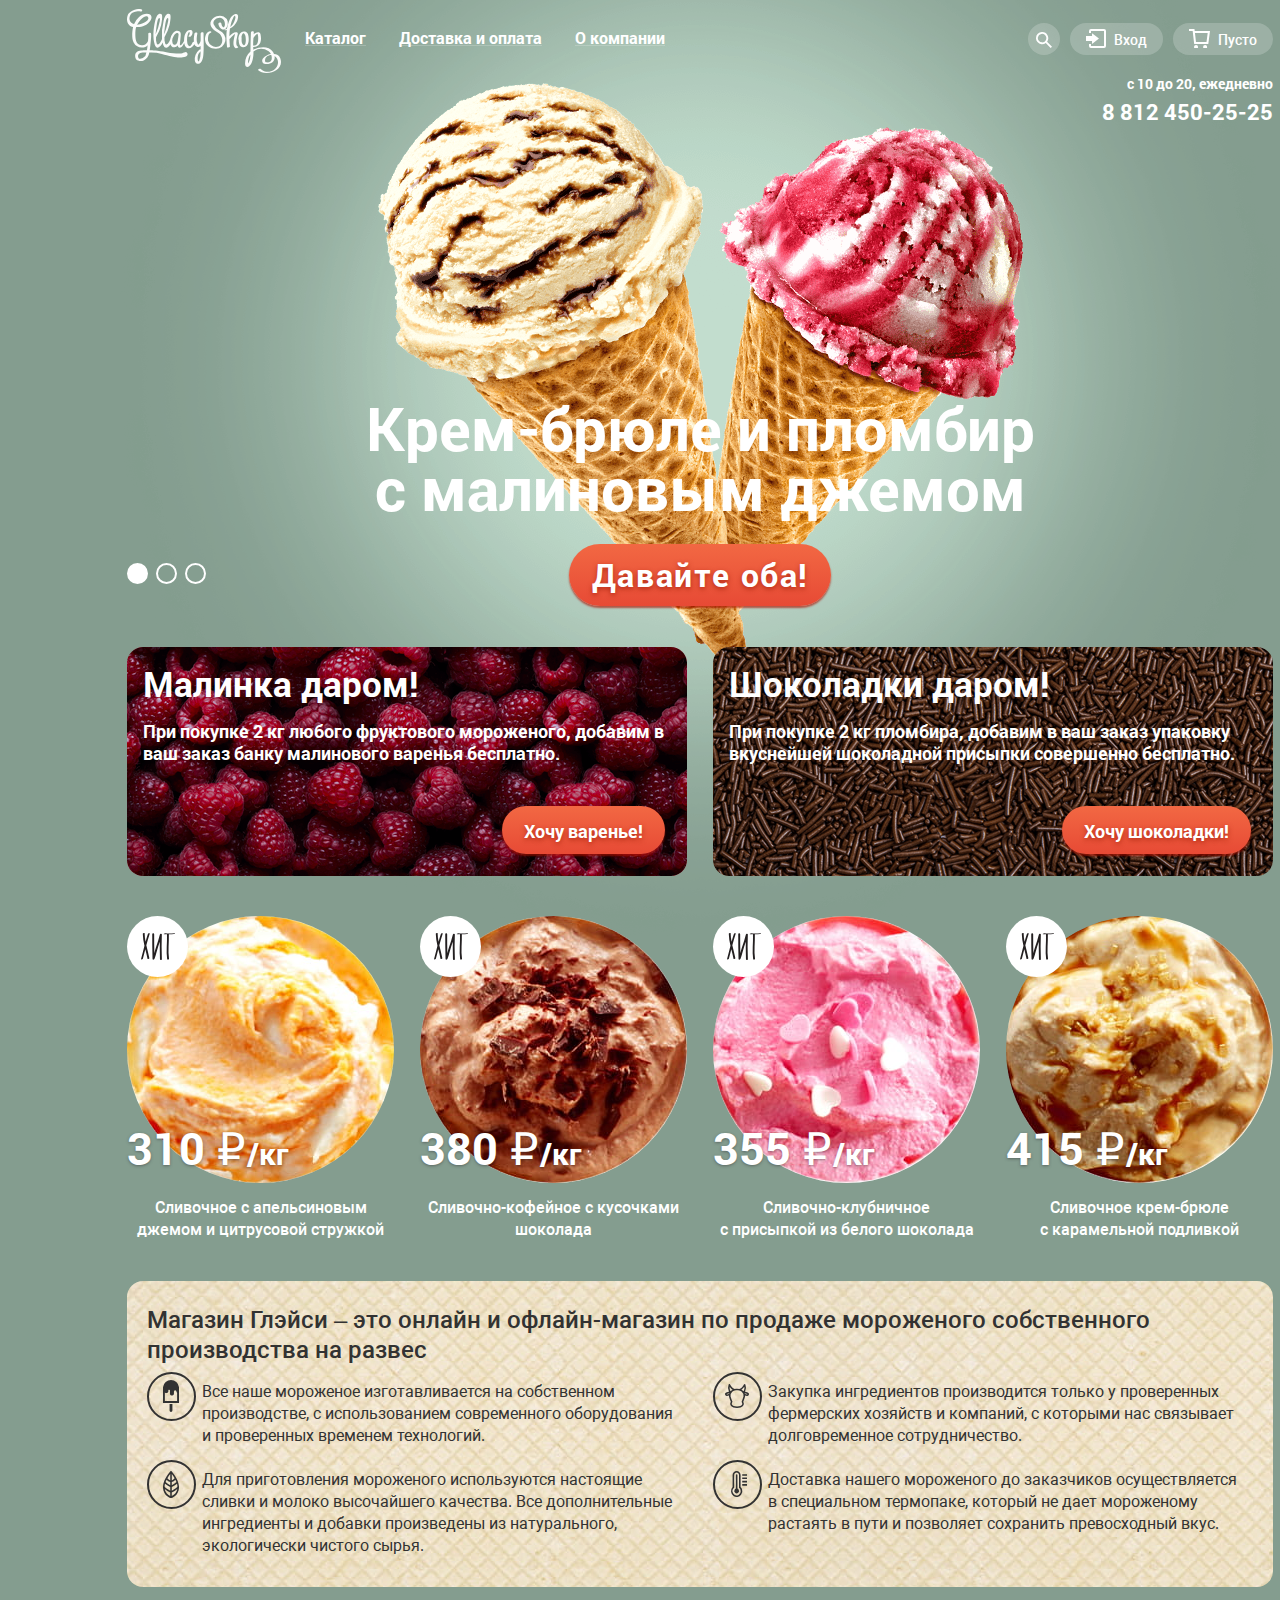
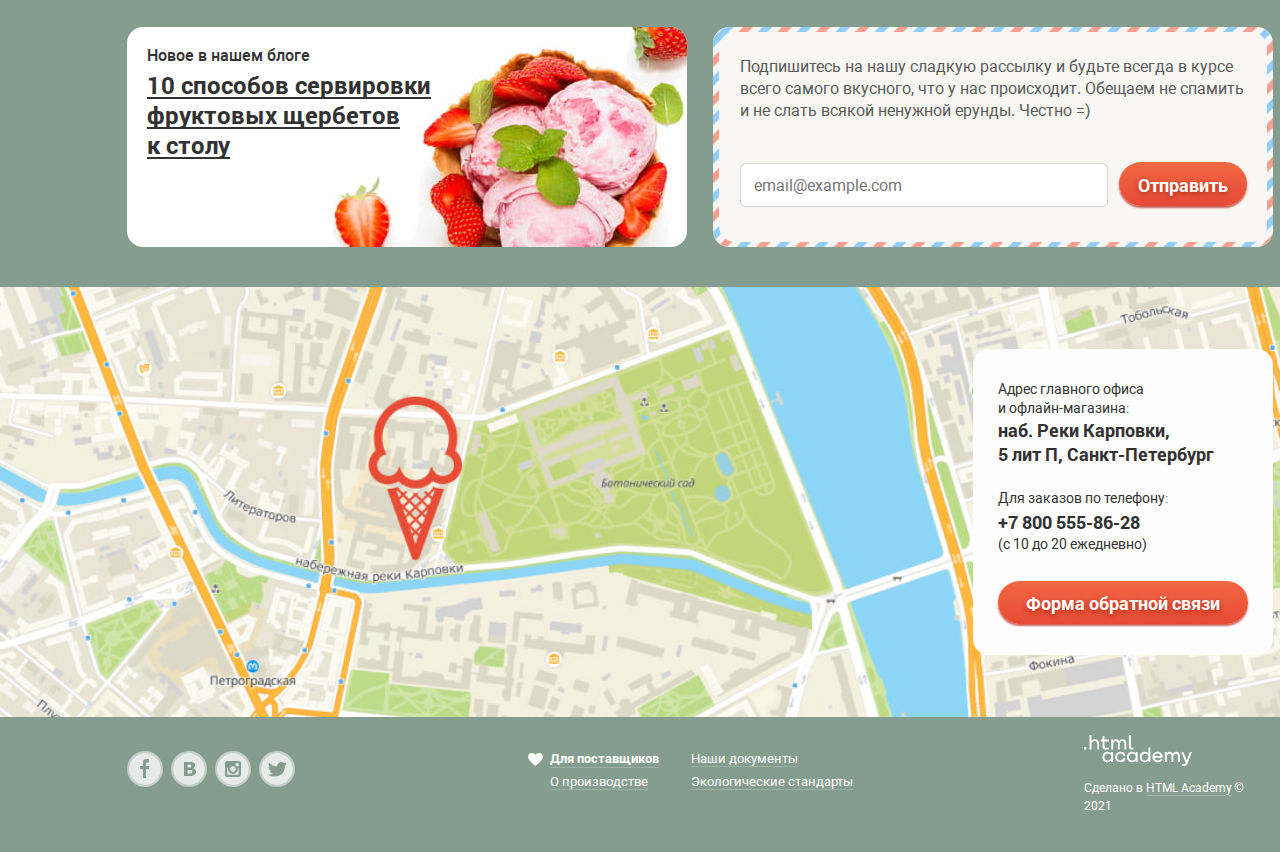
<file: index.html>
<!DOCTYPE html>
<html class="page" lang="ru">
  <head>
    <meta charset="utf-8" />
    <title>HTML Academy: Глейси</title>
    <link rel="icon" href="favicon.ico" />
    <link rel="icon" href="favicon/icon.svg" type="image/svg+xml" />
    <link rel="apple-touch-icon" href="favicon/icon180.png" />
    <link rel="manifest" href="manifest.webmanifest" />
    <link href="normalize.css" rel="stylesheet" />
    <link href="css/style.min.css" rel="stylesheet" />
  </head>

  <body class="page-body">
    <div class="site-wrapper site-wrapper-1">
      <header class="main-header">
        <div class="container">
          <div class="main-header-container">
            <div class="main-header__main-nav-wrapper">
              <img
                class="main-header__logo"
                src="img/icons/logo.svg"
                width="154"
                height="64"
                alt="Магазин мороженого Глэйси"
                aria-label="Магазин мороженого Глэйси"
                tabindex="0"
              />
              <nav class="main-nav">
                <ul class="main-nav__list">
                  <li class="main-nav__list-item nav-item">
                    <a class="nav-item__link" tabindex="0">
                      <span class="nav-item__link-text">Каталог</span>
                    </a>
                    <div class="site-nav-wrapper">
                      <ul class="site-nav__list">
                        <li
                          class="
                            site-nav__list-item site-nav__list-item-special
                          "
                        >
                          <a class="site-nav__list-item-link no-transition" href="#"
                            >Новинки</a
                          >
                        </li>
                        <li class="site-nav__link-item-separator"></li>
                        <li class="site-nav__list-item">
                          <a
                            class="site-nav__list-item-link"
                            href="catalog.html"
                            target="_blank"
                            >Сливочное</a
                          >
                        </li>
                        <li class="site-nav__list-item">
                          <a class="site-nav__list-item-link no-transition" href="#"
                            >Щербеты</a
                          >
                        </li>
                        <li class="site-nav__list-item">
                          <a class="site-nav__list-item-link no-transition" href="#"
                            >Фруктовый лед</a
                          >
                        </li>
                        <li class="site-nav__list-item">
                          <a
                            class="site-nav__list-item-link no-transition"
                            href="#"
                            >Мелорин</a
                          >
                        </li>
                      </ul>
                    </div>
                  </li>
                  <li class="main-nav__list-item nav-item">
                    <a class="nav-item__link no-transition" href="#">
                      <span class="nav-item__link-text">Доставка и оплата</span>
                    </a>
                  </li>
                  <li class="main-nav__list-item nav-item">
                    <a class="nav-item__link no-transition" href="#">
                      <span class="nav-item__link-text">О компании</span>
                    </a>
                  </li>
                </ul>
              </nav>
            </div>
            <div class="main-header__user-nav-wrapper">
              <div class="search-wrapper">
                <a class="main-header__link main-header__link-search" href="#">
                  <span
                    class="visually-hidden"
                    aria-label="Поиск по сайту"
                    role="search"
                    >Поиск</span
                  >
                </a>
                <div class="search">
                  <form
                    class="search-form"
                    action="https://echo.htmlacademy.ru"
                    method="post"
                  >
                    <label class="visually-hidden" for="searching"></label>
                    <input
                      class="search-form__input"
                      type="text"
                      id="searching"
                      name="searching"
                      placeholder="Крем-брюле"
                      aria-label="Напишите, что нужно найти"
                    />
                  </form>
                </div>
              </div>
              <div class="signin-wrapper">
                <a
                  class="main-header__link main-header__link-login"
                  href="#"
                  aria-label="Авторизация на сайте"
                  >Вход</a
                >
                <div class="signin">
                  <form
                    class="signin-form"
                    action="https://echo.htmlacademy.ru"
                    method="post"
                  >
                    <p>
                      <label class="visually-hidden" for="login-email"></label>
                      <input
                        class="signin-form__input"
                        type="email"
                        name="login-email"
                        id="login-email"
                        placeholder="email@example.com"
                        aria-label="Введите свою электронную почту"
                      />
                    </p>
                    <p>
                      <label class="visually-hidden" for="password"></label>
                      <input
                        class="signin-form__input"
                        type="password"
                        name="password"
                        id="password"
                        placeholder="......"
                        aria-label="Введите пароль"
                      />
                    </p>
                    <div class="signin-form-wrapper">
                      <a
                        class="signin-form__button button-link no-transition"
                        href="#"
                      >
                        Войти
                      </a>
                      <div class="signin-form-link-wrapper">
                        <a class="signin-form__link no-transition" href="#">Забыли пароль?</a>
                        <a class="signin-form__link no-transition" href="#"
                          >Новая регистрация</a
                        >
                      </div>
                    </div>
                  </form>
                </div>
              </div>
              <a
                class="main-header__link main-header__link-empty"
                aria-label="Корзина"
                >Пусто</a
              >
            </div>
            <div class="main-header__info-wrapper">
              <span class="main-header__text">с 10 до 20, ежедневно</span>
              <a
                class="main-header__link main-header__link-phone"
                href="tel:+78124502525"
                aria-label="Позвонить в магазин"
                >8 812 450-25-25</a
              >
            </div>
          </div>
        </div>
      </header>

      <main class="page-main">
        <h1 class="visually-hidden">Магазин мороженого Глэйси</h1>

        <section class="advertisement">
          <div class="container">
            <div class="advertisement-wrapper">
              <ol class="advertisement-list">
                <li
                  class="
                    advertisement-list__item advertisement-list__item-current
                  "
                  value="1"
                >
                  <h2 class="advertisement-title">
                    Крем-брюле и пломбир<br>с малиновым джемом
                  </h2>
                  <a
                    class="advertisement-link button-link no-transition"
                    href="#"
                    aria-label="Купить оба товара"
                    >Давайте оба!</a
                  >
                </li>
                <li class="advertisement-list__item" value="2">
                  <h2 class="advertisement-title">
                    Шоколадный пломбир<br>и лимонный сорбет
                  </h2>
                  <a
                    class="advertisement-link button-link no-transition"
                    href="#"
                    aria-label="Купить оба товара"
                    >Давайте оба!</a
                  >
                </li>
                <li class="advertisement-list__item" value="3">
                  <h2 class="advertisement-title">
                    Пломбир с помадкой<br />и клубничный щербет
                  </h2>
                  <a
                    class="advertisement-link button-link no-transition"
                    href="#"
                    aria-label="Купить оба товара"
                    >Давайте оба!</a
                  >
                </li>
              </ol>
              <ul class="advertisement-controls">
                <li class="advertisement-controls__item">
                  <input
                    class="visually-hidden advertisement-controls__item-input"
                    type="radio"
                    name="slider"
                    id="slider1"
                    value="1"
                    checked
                  />
                  <label
                    class="advertisement-controls__item-label"
                    for="slider1"
                    aria-label="Очень вкусное предложение"
                    tabindex="0"
                  ></label>
                </li>
                <li class="advertisement-controls__item">
                  <input
                    class="visually-hidden advertisement-controls__item-input"
                    type="radio"
                    name="slider"
                    id="slider2"
                    value="2"
                  />
                  <label
                    class="advertisement-controls__item-label"
                    for="slider2"
                    aria-label="Еще одно очень вкусное предложение"
                    tabindex="0"
                  ></label>
                </li>
                <li class="advertisement-controls__item">
                  <input
                    class="visually-hidden advertisement-controls__item-input"
                    type="radio"
                    name="slider"
                    id="slider3"
                    value="3"
                  />
                  <label
                    class="advertisement-controls__item-label"
                    for="slider3"
                    aria-label="И, наконец, третье очень вкусное предложение"
                    tabindex="0"
                  ></label>
                </li>
              </ul>
            </div>
          </div>
        </section>

        <section class="banners">
          <div class="container">
            <div class="banner-wrapper">
              <h2 class="visually-hidden">Баннеры</h2>
              <article class="banners-item banners-item-left">
                <h3 class="banners-item__title">Малинка даром!</h3>
                <span class="banners-item__text"
                  >При покупке 2 кг любого фруктового мороженого, добавим в ваш
                  заказ банку малинового варенья бесплатно.</span
                >
                <a
                  class="banners-item__link button-link no-transition"
                  href="#"
                  aria-label="Получить варенье бесплатно"
                  >Хочу варенье!</a
                >
              </article>
              <article class="banners-item banners-item-right">
                <h3 class="banners-item__title">Шоколадки даром!</h3>
                <span class="banners-item__text"
                  >При покупке 2 кг пломбира, добавим в ваш заказ упаковку
                  вкуснейшей шоколадной присыпки совершенно бесплатно.</span
                >
                <a
                  class="banners-item__link button-link no-transition"
                  href="#"
                  aria-label="Получить шоколадки бесплатно"
                  >Хочу шоколадки!</a
                >
              </article>
            </div>
          </div>
        </section>

        <section class="hits">
          <div class="container">
            <h2 class="visually-hidden">Хиты</h2>
            <ul class="hits-list">
              <li
                class="hits-list__item goods-item goods-item--view"
                tabindex="0"
              >
                <img
                  class="goods-item__image"
                  src="img/image-good1.jpg"
                  width="267"
                  height="267"
                  alt="Сливочное мороженое с апельсиновым джемом и цитрусовой стружкой"
                />
                <p class="goods-item__text-group price-group">
                  <span
                    class="price-group__item-cost"
                    aria-label="триста десять"
                    >310</span
                  >
                  <span class="price-group__item-rub" aria-label="рублей"
                    >₽</span
                  >
                  <span class="price-group__item-text" aria-label="за килограм"
                    >/кг</span
                  >
                </p>
                <span class="goods-item__text"
                  >Сливочное с апельсиновым джемом и цитрусовой стружкой</span
                >
                <a
                  class="goods-item__link button-link button-link--view"
                  href="#"
                  tabindex="-1"
                  >Быстрый просмотр</a
                >
              </li>
              <li
                class="hits-list__item goods-item goods-item--view"
                tabindex="0"
              >
                <img
                  class="goods-item__image"
                  src="img/image-good2.jpg"
                  width="267"
                  height="267"
                  alt="Сливочно-кофейное мороженое с кусочками шоколада"
                />
                <p class="goods-item__text-group price-group">
                  <span
                    class="price-group__item-cost"
                    aria-label="триста восемьдесят"
                    >380</span
                  >
                  <span class="price-group__item-rub" aria-label="рублей"
                    >₽</span
                  >
                  <span class="price-group__item-text" aria-label="за килограм"
                    >/кг</span
                  >
                </p>
                <span class="goods-item__text"
                  >Сливочно-кофейное с кусочками шоколада</span
                >
                <a
                  class="goods-item__link button-link button-link--view"
                  href="#"
                  tabindex="-1"
                  >Быстрый просмотр</a
                >
              </li>
              <li
                class="hits-list__item goods-item goods-item--view"
                tabindex="0"
              >
                <img
                  class="goods-item__image"
                  src="img/image-good3.jpg"
                  width="267"
                  height="267"
                  alt="Сливочно-клубничное мороженое с присыпкой из белого шоколада"
                />
                <p class="goods-item__text-group price-group">
                  <span
                    class="price-group__item-cost"
                    aria-label="триста пятьдесят пять"
                    >355</span
                  >
                  <span class="price-group__item-rub" aria-label="рублей"
                    >₽</span
                  >
                  <span class="price-group__item-text" aria-label="за килограм"
                    >/кг</span
                  >
                </p>
                <span class="goods-item__text"
                  >Сливочно-клубничное<br />с присыпкой из белого шоколада</span
                >
                <a
                  class="goods-item__link button-link button-link--view"
                  href="#"
                  tabindex="-1"
                  >Быстрый просмотр</a
                >
              </li>
              <li
                class="hits-list__item goods-item goods-item--view"
                tabindex="0"
              >
                <img
                  class="goods-item__image"
                  src="img/image-good4.jpg"
                  width="267"
                  height="267"
                  alt="Сливочное крем-брюле мороженое с карамельной подливкой"
                />
                <p class="goods-item__text-group price-group">
                  <span
                    class="price-group__item-cost"
                    aria-label="четыреста пятнадцать"
                    >415</span
                  >
                  <span class="price-group__item-rub" aria-label="рублей"
                    >₽</span
                  >
                  <span class="price-group__item-text" aria-label="за килограм"
                    >/кг</span
                  >
                </p>
                <span class="goods-item__text"
                  >Сливочное крем-брюле<br />с карамельной подливкой</span
                >
                <a
                  class="goods-item__link button-link button-link--view"
                  href="#"
                  tabindex="-1"
                  >Быстрый просмотр</a
                >
              </li>
            </ul>
          </div>
        </section>

        <div class="container">
          <section class="features">
            <h2 class="visually-hidden">Премущества</h2>
            <p class="features-title">
              Магазин Глэйси – это онлайн и офлайн-магазин по продаже мороженого
              собственного производства на развес
            </p>
            <ul class="features-list">
              <li class="features-list__item">
                Все наше мороженое изготавливается на собственном производстве,
                с использованием современного оборудования и проверенных
                временем технологий.
              </li>
              <li class="features-list__item">
                Закупка ингредиентов производится только у проверенных
                фермерских хозяйств и компаний, с которыми нас связывает
                долговременное сотрудничество.
              </li>
              <li class="features-list__item">
                Для приготовления мороженого используются настоящие сливки и
                молоко высочайшего качества. Все дополнительные ингредиенты и
                добавки произведены из натурального, экологически чистого сырья.
              </li>
              <li class="features-list__item">
                Доставка нашего мороженого до заказчиков осуществляется в
                специальном термопаке, который не дает мороженому растаять в
                пути и позволяет сохранить превосходный вкус.
              </li>
            </ul>
          </section>

          <div class="news-subscription-wrapper">
            <section class="news">
              <h2 class="news-title">Новое в нашем блоге</h2>
              <a class="news-link no-transition" href="#"
                >10 способов сервировки фруктовых щербетов<br />к столу</a
              >
            </section>

            <section class="subscription">
              <div class="subscription-wrapper">
                <h2 class="visually-hidden">Подписка</h2>
                <span class="subscription-text"
                  >Подпишитесь на нашу сладкую рассылку и будьте всегда в курсе
                  всего самого вкусного, что у нас происходит. Обещаем не
                  спамить и не слать всякой ненужной ерунды. Честно =)</span
                >
                <form
                  class="subscription-form"
                  action="https://echo.htmlacademy.ru"
                  method="post"
                >
                  <label class="subscription-form__label visually-hidden"
                    >Электронная почта</label
                  >
                  <input
                    class="subscription-form__input"
                    type="email"
                    name="email"
                    placeholder="email@example.com"
                    aria-label="Введите свою электронную почту"
                  />
                  <button
                    class="subscription-form__button button-link"
                    type="submit"
                    value="Подписаться на рассылку"
                  >
                    Отправить
                  </button>
                </form>
              </div>
            </section>
          </div>
        </div>

        <section class="contacts">
          <h2 class="visually-hidden">Как до нас добраться?</h2>
          <iframe
            class="contacts-map"
            src="https://www.google.com/maps/embed?pb=!1m18!1m12!1m3!1d998.4184814381256!2d30.317946946033633!3d59.968027878641564!2m3!1f0!2f0!3f0!3m2!1i1024!2i768!4f13.1!3m3!1m2!1s0x4696312ccbf790e9%3A0x5dd4e565854c541d!2z0JPQu9C10LnRgdC4!5e0!3m2!1sru!2sru!4v1625558535407!5m2!1sru!2sru"
            width="600"
            height="450"
            style="border: 0"
            allowfullscreen=""
            loading="lazy"
          ></iframe>
          <div class="container">
            <div class="contacts-wrapper">
              <h2 class="visually-hidden">Контакты</h2>
              <div class="contacts-info">
                <span class="contacts-info__text">Адрес главного офиса</span>
                <span class="contacts-info__text">и офлайн-магазина:</span>
                <address class="contacts-info__address">
                  наб. Реки Карповки,<br />5 лит П, Санкт-Петербург
                </address>
                <span class="contacts-info__text"
                  >Для заказов по телефону:</span
                >
                <a
                  class="contacts-info__link-phone"
                  href="tel:+78005558628"
                  aria-label="Позвонить в магазин"
                  >+7 800 555-86-28</a
                >
                <span class="contacts-info__text">(с 10 до 20 ежедневно)</span>
                <a
                  class="contacts-info__link-submit button-link no-transition" href="#"
                >
                  Форма обратной связи
                </a>
              </div>
            </div>
          </div>
          <section class="feedback">
            <form
              class="feedback-form"
              action="https://echo.htmlacademy.ru"
              method="post"
            >
              <button
                class="feedback-form__button-close"
                type="button"
              >Закрыть окно</button>
              <h2 class="feedback-form__title">Мы обязательно вам ответим!</h2>
              <p class="feedback-wrapper">
                <label class="visually-hidden" for="name-client"></label>
                <input
                  class="feedback-form__input"
                  type="text"
                  name="name-client"
                  id="name-client"
                  placeholder="Имя Фамилия"
                  aria-label="Введите свои имя и фамилию"
                />
              </p>
              <p class="feedback-wrapper">
                <label class="visually-hidden" for="email-client"></label>
                <input
                  class="feedback-form__input"
                  type="text"
                  name="email-client"
                  id="email-client"
                  placeholder="email@example.com"
                  aria-label="Введите свою электронную почту"
                />
              </p>
              <p class="feedback-wrapper">
                <label class="visually-hidden" for="client-text"></label>
                <textarea
                  class="feedback-form__textarea"
                  name="client-text"
                  id="client-text"
                  placeholder="В свободной форме"
                  aria-label="Задайте ваш вопрос или опишите свой случай"
                ></textarea>
              </p>
              <button class="feedback-form__button button-link" type="submit">
                Отправить
              </button>
            </form>
          </section>
        </section>
      </main>

      <footer class="main-footer">
        <div class="container">
          <div class="footer-wrapper">
            <section class="social-links">
              <h2 class="visually-hidden">Наши социальные сети</h2>
              <ul class="social-links__list">
                <li class="social-links__list-item social-list">
                  <a
                    class="social-list__link"
                    href="https://www.facebook.com/htmlacademy"
                    target="_blank"
                    aria-label="Перейти в Фейсбук"
                  >
                    <svg
                      class="social-list__link-svg"
                      width="36"
                      height="36"
                      fill="none"
                      xmlns="http://www.w3.org/2000/svg"
                    >
                      <path
                        d="M18 35a17 17 0 100-34 17 17 0 000 34z"
                        stroke="#fff"
                        stroke-width="2"
                      />
                      <path
                        d="M18 2a16 16 0 100 32 16 16 0 000-32zm4.06 9.45H19v3.45h3v3.44h-3V27h-3v-8.66h-3V14.9h3v-3.45A3.25 3.25 0 0119 8h3v3.45h.06z"
                        fill="#fff"
                      />
                    </svg>
                  </a>
                </li>
                <li class="social-links__list-item social-list">
                  <a
                    class="social-list__link"
                    href="https://vk.com/htmlacademy"
                    target="_blank"
                    aria-label="Перейти во Вконтакте"
                  >
                    <svg
                      class="social-list__link-svg"
                      width="36"
                      height="36"
                      fill="none"
                      xmlns="http://www.w3.org/2000/svg"
                    >
                      <path
                        d="M18 35a17 17 0 100-34 17 17 0 000 34z"
                        stroke="#fff"
                        stroke-width="2"
                      />
                      <path
                        d="M18.64 16.49c.33 0 .65-.06.95-.18.27-.1.5-.3.64-.56a2 2 0 00.15-.8c0-.24-.07-.48-.18-.7a1.05 1.05 0 00-.61-.51 3 3 0 00-1-.17h-2v3h.57c.59-.05 1.08-.06 1.48-.08zM20.12 19.08c-.37-.07-.74-.1-1.12-.08h-2.39v3.5h2.45c.42 0 .83-.09 1.21-.25.32-.11.6-.33.77-.62.15-.28.22-.59.22-.9.02-.35-.08-.7-.26-1a1.6 1.6 0 00-.88-.65z"
                        fill="#fff"
                      />
                      <path
                        d="M18 2a16 16 0 100 32 16 16 0 000-32zm6.6 20.53a3.7 3.7 0 01-1.12 1.33c-.55.41-1.17.71-1.83.88-.82.2-1.67.29-2.51.27H13V11h5.45c.83-.01 1.66.02 2.48.11.54.08 1.07.25 1.56.5.5.24.91.62 1.19 1.09.27.47.4 1 .39 1.55.01.64-.18 1.27-.54 1.8-.38.54-.92.95-1.53 1.2v.07a4 4 0 012.18 1.13c.55.62.84 1.43.8 2.26.02.63-.1 1.25-.38 1.82z"
                        fill="#fff"
                      />
                    </svg>
                  </a>
                </li>
                <li class="social-links__list-item social-list">
                  <a
                    class="social-list__link"
                    href="https://www.instagram.com/htmlacademy/"
                    target="_blank"
                    aria-label="Перейти в Инстаграм"
                  >
                    <svg
                      class="social-list__link-svg"
                      width="36"
                      height="36"
                      fill="none"
                      xmlns="http://www.w3.org/2000/svg"
                    >
                      <path
                        d="M18 35a17 17 0 100-34 17 17 0 000 34z"
                        stroke="#fff"
                        stroke-width="2"
                      />
                      <g fill="#fff">
                        <path
                          d="M22.92 18a4.96 4.96 0 11-9.78-1.14h-.9v6.84h11.4v-6.84h-.9c.1.37.16.75.18 1.14z"
                        />
                        <path
                          d="M18 20.66a2.66 2.66 0 10-.04-5.32 2.66 2.66 0 00.04 5.32zM23.68 12.3h-3.04v3.04h3.04V12.3z"
                        />
                        <path
                          d="M18 2a16 16 0 100 32 16 16 0 000-32zm8 21.7a2.28 2.28 0 01-2.32 2.3h-11.4A2.29 2.29 0 0110 23.7V12.3a2.29 2.29 0 012.28-2.3h11.39A2.3 2.3 0 0126 12.3v11.4z"
                        />
                      </g>
                    </svg>
                  </a>
                </li>
                <li class="social-links__list-item social-list">
                  <a
                    class="social-list__link"
                    href="https://twitter.com/htmlacademy_ru"
                    target="_blank"
                    aria-label="Перейти в Твиттер"
                  >
                    <svg
                      class="social-list__link-svg"
                      width="36"
                      height="36"
                      fill="none"
                      xmlns="http://www.w3.org/2000/svg"
                    >
                      <path
                        d="M18 35a17 17 0 100-34 17 17 0 000 34z"
                        stroke="#fff"
                        stroke-width="2"
                      />
                      <path
                        d="M18 2a16 16 0 100 32 16 16 0 000-32zm7.94 12.81c-.25 6.52-3.46 10.83-11 10.7h-.48c-.45 0-4.55-.44-5.35-1.82a7.32 7.32 0 005.12-1.14c-1.05-.29-2.92-.46-3.25-2.85.41.16.86.2 1.3.12C11 19 9.53 18.3 9.61 16.17c.42.32.93.48 1.46.46-.77-.23-2.15-3.24-1-4.78 2 1.79 4.07 3.48 7.8 3.64.23-2.21 1.24-3.7 3.17-4.32A3.61 3.61 0 0125 12.31c.74-.23 1.45-.47 2.19-.69a2.21 2.21 0 01-.93 1.71 1.77 1.77 0 001.42-.47 2.9 2.9 0 01-1.74 1.95z"
                        fill="#fff"
                      />
                    </svg>
                  </a>
                </li>
              </ul>
            </section>

            <section class="footer-nav">
              <h2 class="visually-hidden">Меню</h2>
              <ul class="footer-nav__list">
                <li class="footer-nav__list-item footer-list">
                  <a
                    class="footer-list__link footer-list__link-current no-transition"
                    href="#"
                    >Для поставщиков</a
                  >
                </li>
                <li class="footer-nav__list-item footer-list">
                  <a class="footer-list__link no-transition" href="#">Наши документы</a>
                </li>
                <li class="footer-nav__list-item footer-list">
                  <a class="footer-list__link no-transition" href="#">О производстве</a>
                </li>
                <li class="footer-nav__list-item footer-list">
                  <a class="footer-list__link no-transition" href="#"
                    >Экологические стандарты</a
                  >
                </li>
              </ul>
            </section>

            <section class="devs">
              <h2 class="visually-hidden">Разработчики</h2>
              <a
                class="devs-link"
                href="https://htmlacademy.ru/intensive/htmlcss"
                target="_blank"
                aria-label="Перейти на сайт HTML-Академии"
              >
                <svg
                  class="devs-link-image"
                  width="108"
                  height="31"
                  fill="none"
                  xmlns="http://www.w3.org/2000/svg"
                >
                  <path
                    d="M0 12.1v2.42h2.3V12.1H0zM10.94 4.25a4.2 4.2 0 00-3.4 1.64h-.07V0H5.56v14.52h1.9V9.54c0-2 1.25-3.43 3.08-3.43 1.72 0 2.73 1.29 2.73 3.02v5.39h1.9V8.79c0-2.76-1.7-4.54-4.23-4.54zM25 4.54h-4.52V1h-1.9v3.53h-1.81v1.85h1.8v5.63c0 1.6.9 2.5 2.53 2.5H25v-1.88h-3.52c-.64 0-1-.36-1-.99V6.4H25V4.54zM38.62 4.27c-1.53 0-2.7.75-3.33 1.94h-.06a3.38 3.38 0 00-3.15-1.94c-1.33 0-2.33.71-2.94 1.7h-.08V4.54h-1.82v9.98h1.9V9.39c0-1.87.99-3.24 2.47-3.28 1.4-.04 2.23.97 2.23 2.48v5.93h1.9V9.23c0-2.23 1.33-3.12 2.48-3.12 1.38 0 2.2.97 2.2 2.48v5.93h1.91V8.39c0-2.42-1.36-4.12-3.71-4.12zM44.92 11.94c0 1.63.92 2.58 2.63 2.58h1.88v-1.86h-1.6c-.65 0-1-.36-1-.99V0h-1.91v11.94zM27.15 18.5h-.08c-.75-1-1.96-1.7-3.56-1.72-2.96-.04-5.07 2.15-5.07 5.23 0 3.11 2.15 5.3 5.05 5.26a4.25 4.25 0 003.58-1.83h.08v1.54h1.89v-9.92h-1.9v1.45zm-3.38 6.92a3.29 3.29 0 01-3.42-3.4c0-1.89 1.33-3.41 3.42-3.41a3.27 3.27 0 013.36 3.4c0 1.87-1.33 3.41-3.36 3.41zM41.52 20.67a4.97 4.97 0 00-5.07-3.89 5.08 5.08 0 00-5.27 5.23 5.1 5.1 0 005.27 5.26 5 5 0 005.07-3.95h-2a3.11 3.11 0 01-3.05 2.12 3.3 3.3 0 01-3.38-3.43c0-1.88 1.33-3.4 3.38-3.4 1.53 0 2.66.9 3.06 2.06h1.99zM51.73 18.5h-.08c-.74-1-1.95-1.7-3.56-1.72-2.95-.04-5.07 2.15-5.07 5.23 0 3.11 2.16 5.3 5.05 5.26a4.25 4.25 0 003.58-1.83h.08v1.54h1.9v-9.92h-1.9v1.45zm-3.38 6.92a3.29 3.29 0 01-3.42-3.4c0-1.89 1.33-3.41 3.42-3.41a3.27 3.27 0 013.36 3.4c0 1.87-1.33 3.41-3.36 3.41zM64.47 18.6h-.08c-.74-1.06-1.99-1.8-3.57-1.82-2.9-.04-5.05 2.15-5.05 5.25s2.1 5.28 5.07 5.24a4.34 4.34 0 003.53-1.73h.1v1.44h1.9V12.55h-1.9v6.06zm-3.37 6.84a3.29 3.29 0 01-3.42-3.4c0-1.89 1.33-3.41 3.42-3.41a3.29 3.29 0 013.35 3.4c0 1.89-1.32 3.41-3.35 3.41zM73.56 16.78a5.06 5.06 0 00-5.15 5.25 5.03 5.03 0 005.2 5.24c2.32 0 4.2-1.27 4.86-3.37h-2c-.43.94-1.5 1.54-2.79 1.54-1.8 0-3.1-1.2-3.24-2.74h8.23c.26-3.31-1.81-5.92-5.1-5.92zm-.04 1.83c1.59 0 2.78.98 3.08 2.4h-6.11a2.99 2.99 0 013.03-2.4zM92.22 16.8c-1.53 0-2.7.74-3.34 1.93h-.06a3.38 3.38 0 00-3.15-1.93c-1.33 0-2.34.7-2.94 1.69h-.08v-1.43h-1.83v9.92h1.91V21.9c0-1.86.99-3.22 2.47-3.26 1.41-.04 2.24.96 2.24 2.46V27h1.9v-5.26c0-2.22 1.33-3.1 2.48-3.1 1.39 0 2.21.96 2.21 2.46V27h1.91v-6.1c0-2.4-1.37-4.09-3.72-4.09zM102.78 25.4l-3.42-8.34h-2.11l4.54 10.87-.02.04c-.32.82-.68 1.12-1.56 1.12h-2.36v1.9h2.36c1.73 0 2.65-.78 3.3-2.46l4.38-11.47h-1.95l-3.16 8.34z"
                  />
                </svg>
              </a>
              <p class="devs-text">
                Сделано в
                <a
                  class="devs-special-text"
                  href="https://htmlacademy.ru/intensive/htmlcss"
                  target="_blank"
                  >HTML Academy</a
                >
                © 2021
              </p>
            </section>
          </div>
        </div>
      </footer>
    </div>
    <script src="js/script.min.js"></script>
    <script src="js/forms.min.js"></script>
  </body>
</html>
</file>
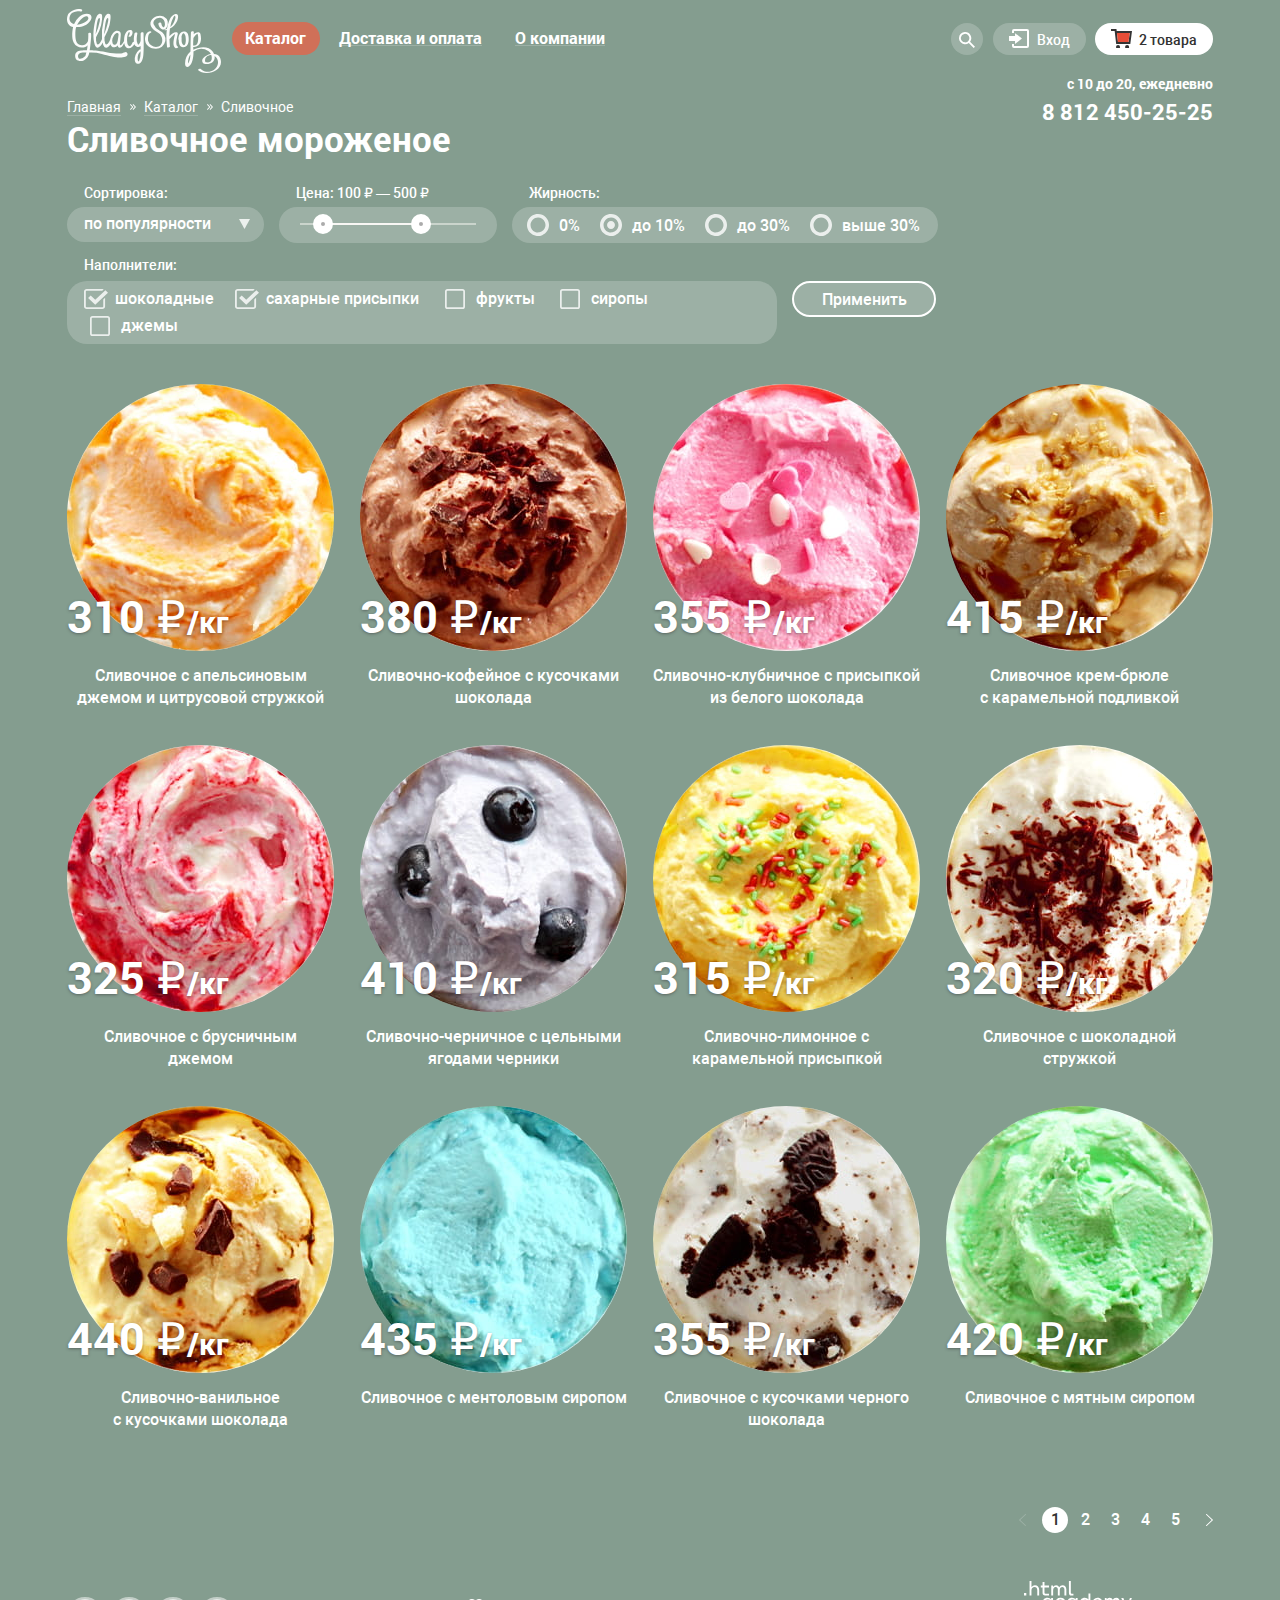
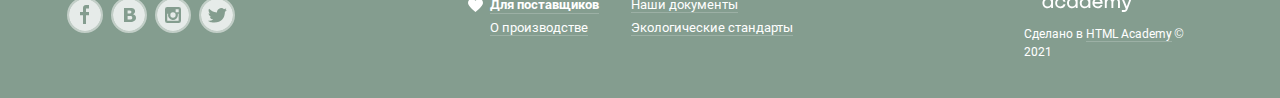
<file: catalog.html>
<!DOCTYPE html>
<html class="page" lang="ru">
  <head>
    <meta charset="utf-8" />
    <title>HTML Academy: Глейси - каталог товаров</title>
    <link rel="icon" href="favicon.ico" />
    <link rel="icon" href="favicon/icon.svg" type="image/svg+xml" />
    <link rel="apple-touch-icon" href="favicon/icon180.png" />
    <link rel="manifest" href="manifest.webmanifest" />
    <link href="normalize.css" rel="stylesheet" />
    <link href="css/style.min.css" rel="stylesheet" />
  </head>

  <body class="page-body catalog-body">
    <header class="main-header">
      <div class="container main-header-container-catalog">
        <div class="main-header__main-nav-wrapper">
          <a class="main-header__logo-link" href="index.html" target="_blank">
            <img
              class="main-header__logo"
              src="img/icons/logo.svg"
              width="154"
              height="64"
              alt="Магазин мороженого Глэйси"
              aria-label="Магазин мороженого Глэйси"
            />
          </a>
          <nav class="main-nav">
            <ul class="main-nav__list">
              <li class="main-nav__list-item nav-item">
                <a class="nav-item__link-current" tabindex="0"
                  ><span class="nav-item__link-text">Каталог</span></a
                >
                <div class="site-nav-wrapper">
                  <ul class="site-nav__list">
                    <li class="site-nav__list-item site-nav__list-item-special">
                      <a class="site-nav__list-item-link no-transition" href="#">Новинки</a>
                    </li>
                    <li class="site-nav__link-item-separator"></li>
                    <li class="site-nav__list-item">
                      <a class="site-nav__list-item-link" href="catalog.html"
                        >Сливочное</a
                      >
                    </li>
                    <li class="site-nav__list-item">
                      <a class="site-nav__list-item-link no-transition" href="#">Щербеты</a>
                    </li>
                    <li class="site-nav__list-item">
                      <a class="site-nav__list-item-link no-transition" href="#"
                        >Фруктовый лед</a
                      >
                    </li>
                    <li class="site-nav__list-item">
                      <a
                        class="site-nav__list-item-link no-transition"
                        href="#"
                        >Мелорин</a
                      >
                    </li>
                  </ul>
                </div>
              </li>
              <li class="main-nav__list-item nav-item">
                <a class="nav-item__link no-transition" href="#"
                  ><span class="nav-item__link-text">Доставка и оплата</span></a
                >
              </li>
              <li class="main-nav__list-item nav-item">
                <a class="nav-item__link no-transition" href="#"
                  ><span class="nav-item__link-text">О компании</span></a
                >
              </li>
            </ul>
          </nav>
        </div>
        <div class="main-header__user-nav-wrapper">
          <div class="search-wrapper">
            <a class="main-header__link main-header__link-search" href="#">
              <span class="visually-hidden" aria-label="Поиск по сайту"
                >Поиск</span
              >
            </a>
            <div class="search">
              <form
                class="search-form"
                action="https://echo.htmlacademy.ru"
                method="post"
              >
                <label class="visually-hidden" for="searching"></label>
                <input
                  class="search-form__input"
                  type="text"
                  id="searching"
                  name="searching"
                  placeholder="Крем-брюле"
                />
              </form>
            </div>
          </div>
          <div class="signin-wrapper">
            <a
              class="main-header__link main-header__link-login"
              href="#"
              aria-label="Авторизация на сайте"
              >Вход</a
            >
            <div class="signin">
              <form
                class="signin-form"
                action="https://echo.htmlacademy.ru"
                method="post"
              >
                <p>
                  <label class="visually-hidden" for="login-email"></label>
                  <input
                    class="signin-form__input"
                    type="email"
                    name="login-email"
                    id="login-email"
                    placeholder="email@example.com"
                  />
                </p>
                <p>
                  <label class="visually-hidden" for="password"></label>
                  <input
                    class="signin-form__input"
                    type="password"
                    name="password"
                    id="password"
                    placeholder="......"
                  />
                </p>
                <div class="signin-form-wrapper">
                  <a class="signin-form__button button-link no-transition" href=#>Войти</a>
                  <div class="signin-form-link-wrapper">
                    <a class="signin-form__link no-transition" href="#">Забыли пароль?</a>
                    <a class="signin-form__link no-transition" href="#">Новая регистрация</a>
                  </div>
                </div>
              </form>
            </div>
          </div>
          <div class="cart-wrapper">
            <a class="main-header__link main-header__link-full" href="#"
              >2 товара</a
            >
            <section class="cart">
              <h2 class="visually-hidden">Корзина</h2>
              <table class="cart-table">
                <caption class="visually-hidden">
                  Товары в корзине
                </caption>
                <tr class="cart-table__row-first">
                  <td class="cart-table__cell cart-table__cell-delete">
                    <a
                      class="cart-table__button no-transition"
                      href="#"
                      aria-label="Удалить товар"
                    ></a>
                  </td>
                  <td
                    class="
                      cart-table__cell
                      cart-table__cell-text
                      cart-table__cell-text--first
                    "
                  >
                    Пломбир с апельсиновым джемом
                  </td>
                  <td class="cart-table__cell cart-table__cell-price">
                    1,5 кг x <span class="cart-good-price">200 руб.</span>
                  </td>
                  <td class="cart-table__cell cart-table__cell-cost">
                    300 руб.
                  </td>
                </tr>
                <tr class="cart-table__row-last">
                  <td class="cart-table__cell cart-table__cell-delete">
                    <a
                      class="cart-table__button no-transition"
                      href="#"
                      aria-label="Удалить товар"
                    ></a>
                  </td>
                  <td
                    class="
                      cart-table__cell
                      cart-table__cell-text
                      cart-table__cell-text--second
                    "
                  >
                    Клубничный пломбир с присыпкой из белого шоколада
                  </td>
                  <td class="cart-table__cell cart-table__cell-price">
                    1,5 кг x <span class="cart-good-price">300 руб.</span>
                  </td>
                  <td class="cart-table__cell cart-table__cell-cost">
                    450 руб.
                  </td>
                </tr>
              </table>
              <div class="cart-result">
                <span class="cart-result__text">Итого: </span>
                <span class="cart-result__text cart-result__sum">750 руб.</span>
              </div>
              <a class="cart-link button-link no-transition" href="#">Оформить заказ</a>
            </section>
          </div>
        </div>
        <div class="main-header__info-wrapper">
          <span class="main-header__text">с 10 до 20, ежедневно</span>
          <a
            class="main-header__link main-header__link-phone"
            href="tel:+78124502525"
            >8 812 450-25-25</a
          >
        </div>

        <ul class="breadcrumbs-list">
          <li class="breadcrumbs-list__item">
            <a
              class="breadcrumbs-list__item-link"
              href="index.html"
              target="_blank"
              >Главная</a
            >
          </li>
          <li class="breadcrumbs-list__item">
            <a class="breadcrumbs-list__item-link" href="catalog.html"
              >Каталог</a
            >
          </li>
          <li class="breadcrumbs-list__item">
            <a class="breadcrumbs-list__item-link" href="catalog.html"
              >Сливочное</a
            >
          </li>
        </ul>
      </div>
    </header>

    <main>
      <div class="container">
        <h1 class="main-title">Сливочное мороженое</h1>

        <section class="filters">
          <h2 class="visually-hidden">Фильтр товаров</h2>
          <form
            class="filters-form"
            action="https://echo.htmlacademy.ru"
            method="get"
          >
            <div class="filters-form__wrapper">
              <fieldset class="filters-form__fieldset">
                <legend class="filters-form__legend">Сортировка:</legend>
                <div class="filters-form__select-wrapper" tabindex="-1">
                  <label class="visually-hidden" for="sorting">Фильтр товаров</label>
                  <select class="filters-form__select" name="sorting" id="sorting">
                    <option value="popular">По популярности</option>
                    <option value="cheap">Сначала недорогие</option>
                    <option value="expensive">Сначала дорогие</option>
                    <option value="fat">По жирности</option>
                  </select>
                </div>
              </fieldset>

              <fieldset class="filters-form__fieldset">
                <legend class="filters-form__legend">
                  Цена: <span>100 ₽</span> &mdash; <span>500 ₽</span>
                </legend>
                <div class="filters-form__slider price-slider">
                  <div class="price-slider__general-line"></div>
                  <div class="price-slider__active-line"></div>
                  <button
                    class="price-slider__button price-slider__button-left"
                    type="button"
                    tabindex="0"
                  >Цена от</button>
                  <button
                    class="price-slider__button price-slider__button-right"
                    type="button"
                    tabindex="0"
                  >Цена до</button>
                </div>
              </fieldset>

              <fieldset class="filters-form__fieldset">
                <legend class="filters-form__legend">Жирность:</legend>
                <ul class="filters-form__list">
                  <li class="filters-form__list-item filters-item fat-item">
                    <input
                      class="visually-hidden fat-item__input"
                      type="radio"
                      name="fat-content"
                      value="min-fat-content"
                      id="min-fat-content"
                      tabindex="0"
                    />
                    <label
                      class="filters-item__label fat-item__label"
                      for="min-fat-content"
                      >0%</label
                    >
                  </li>
                  <li class="filters-form__list-item filters-item fat-item">
                    <input
                      class="visually-hidden fat-item__input"
                      type="radio"
                      name="fat-content"
                      value="first-fat-content"
                      id="first-fat-content"
                      checked
                    />
                    <label
                      class="filters-item__label fat-item__label"
                      for="first-fat-content"
                      >до 10%</label
                    >
                  </li>
                  <li class="filters-form__list-item filters-item fat-item">
                    <input
                      class="visually-hidden fat-item__input"
                      type="radio"
                      name="fat-content"
                      value="second-fat-content"
                      id="second-fat-content"
                    />
                    <label
                      class="filters-item__label fat-item__label"
                      for="second-fat-content"
                      >до 30%</label
                    >
                  </li>
                  <li class="filters-form__list-item filters-item fat-item">
                    <input
                      class="visually-hidden fat-item__input"
                      type="radio"
                      name="fat-content"
                      value="max-fat-content"
                      id="max-fat-content"
                    />
                    <label
                      class="filters-item__label fat-item__label"
                      for="max-fat-content"
                      >выше 30%</label
                    >
                  </li>
                </ul>
              </fieldset>
            </div>

            <div class="filters-form__wrapper">
              <fieldset class="filters-form__fieldset">
                <legend class="filters-form__legend filters-form__legend-last">
                  Наполнители:
                </legend>
                <ul class="filters-form__list filters-form__list-last">
                  <li
                    class="filters-form__list-item filters-item toppings-item"
                  >
                    <input
                      class="visually-hidden toppings-item__input"
                      type="checkbox"
                      name="toppings"
                      value="chocolate"
                      id="chocolate"
                      checked
                    />
                    <label
                      class="filters-item__label toppings-item__label"
                      for="chocolate"
                      >Шоколадные</label
                    >
                  </li>
                  <li
                    class="filters-form__list-item filters-item toppings-item"
                  >
                    <input
                      class="visually-hidden toppings-item__input"
                      type="checkbox"
                      name="toppings"
                      value="sprinkles"
                      id="sprinkles"
                      checked
                    />
                    <label
                      class="filters-item__label toppings-item__label"
                      for="sprinkles"
                      >Сахарные присыпки</label
                    >
                  </li>
                  <li
                    class="filters-form__list-item filters-item toppings-item"
                  >
                    <input
                      class="visually-hidden toppings-item__input"
                      type="checkbox"
                      name="toppings"
                      value="fruits"
                      id="fruits"
                    />
                    <label
                      class="filters-item__label toppings-item__label"
                      for="fruits"
                      >Фрукты</label
                    >
                  </li>
                  <li
                    class="filters-form__list-item filters-item toppings-item"
                  >
                    <input
                      class="visually-hidden toppings-item__input"
                      type="checkbox"
                      name="toppings"
                      value="syrups"
                      id="syrups"
                    />
                    <label
                      class="filters-item__label toppings-item__label"
                      for="syrups"
                      >Сиропы</label
                    >
                  </li>
                  <li
                    class="filters-form__list-item filters-item toppings-item"
                  >
                    <input
                      class="visually-hidden toppings-item__input"
                      type="checkbox"
                      name="toppings"
                      value="jams"
                      id="jams"
                    />
                    <label
                      class="filters-item__label toppings-item__label"
                      for="jams"
                      >Джемы</label
                    >
                  </li>
                </ul>
              </fieldset>

              <button class="filters-form__button" type="submit">
                Применить
              </button>
            </div>
          </form>

          <ul class="catalog-list">
            <li
              class="catalog-list__item catalog-item catalog-item--view"
              tabindex="0"
            >
              <img
                class="catalog-item__image"
                src="img/image-good1.jpg"
                width="267"
                height="267"
                alt="Сливочное мороженое с апельсиновым джемом и цитрусовой стружкой"
              />
              <p class="catalog-item__text-group price-group">
                <span class="price-group__item-cost" aria-label="триста десять"
                  >310</span
                >
                <span class="price-group__item-rub" aria-label="рублей">₽</span>
                <span class="price-group__item-text" aria-label="за килограм"
                  >/кг</span
                >
              </p>
              <span class="catalog-item__text"
                >Сливочное с апельсиновым джемом и цитрусовой стружкой</span
              >
              <a
                class="catalog-item__link button-link button-link--view"
                href="#"
                tabindex="-1"
                >Быстрый просмотр</a
              >
            </li>
            <li
              class="catalog-list__item catalog-item catalog-item--view"
              tabindex="0"
            >
              <img
                class="catalog-item__image"
                src="img/image-good2.jpg"
                width="267"
                height="267"
                alt="Сливочно-кофейное мороженое с кусочками шоколада"
              />
              <p class="catalog-item__text-group price-group">
                <span
                  class="price-group__item-cost"
                  aria-label="триста восемьдесят"
                  >380</span
                >
                <span class="price-group__item-rub" aria-label="рублей">₽</span>
                <span class="price-group__item-text" aria-label="за килограм"
                  >/кг</span
                >
              </p>
              <span class="catalog-item__text"
                >Сливочно-кофейное с кусочками шоколада</span
              >
              <a
                class="catalog-item__link button-link button-link--view"
                href="#"
                tabindex="-1"
                >Быстрый просмотр</a
              >
            </li>
            <li
              class="catalog-list__item catalog-item catalog-item--view"
              tabindex="0"
            >
              <img
                class="catalog-item__image"
                src="img/image-good3.jpg"
                width="267"
                height="267"
                alt="Сливочно-клубничное мороженое с присыпкой из белого шоколада"
              />
              <p class="catalog-item__text-group price-group">
                <span
                  class="price-group__item-cost"
                  aria-label="триста пятьдесят пять"
                  >355</span
                >
                <span class="price-group__item-rub" aria-label="рублей">₽</span>
                <span class="price-group__item-text" aria-label="за килограм"
                  >/кг</span
                >
              </p>
              <span class="catalog-item__text"
                >Сливочно-клубничное с присыпкой из белого шоколада</span
              >
              <a
                class="catalog-item__link button-link button-link--view"
                href="#"
                tabindex="-1"
                >Быстрый просмотр</a
              >
            </li>
            <li
              class="catalog-list__item catalog-item catalog-item--view"
              tabindex="0"
            >
              <img
                class="catalog-item__image"
                src="img/image-good4.jpg"
                width="267"
                height="267"
                alt="Сливочное мороженое крем-брюле с карамельной подливкой"
              />
              <p class="catalog-item__text-group price-group">
                <span
                  class="price-group__item-cost"
                  aria-label="четыреста пятнадцать"
                  >415</span
                >
                <span class="price-group__item-rub" aria-label="рублей">₽</span>
                <span class="price-group__item-text" aria-label="за килограм"
                  >/кг</span
                >
              </p>
              <span class="catalog-item__text"
                >Сливочное крем-брюле<br />с карамельной подливкой</span
              >
              <a
                class="catalog-item__link button-link button-link--view"
                href="#"
                tabindex="-1"
                >Быстрый просмотр</a
              >
            </li>
            <li
              class="catalog-list__item catalog-item catalog-item--view"
              tabindex="0"
            >
              <img
                class="catalog-item__image"
                src="img/image-good5.jpg"
                width="267"
                height="267"
                alt="Сливочное мороженое с брусничным джемом"
              />
              <p class="catalog-item__text-group price-group">
                <span
                  class="price-group__item-cost"
                  aria-label="триста двадцать пять"
                  >325</span
                >
                <span class="price-group__item-rub" aria-label="рублей">₽</span>
                <span class="price-group__item-text" aria-label="за килограм"
                  >/кг</span
                >
              </p>
              <span class="catalog-item__text"
                >Сливочное с брусничным<br />джемом</span
              >
              <a
                class="catalog-item__link button-link button-link--view"
                href="#"
                tabindex="-1"
                >Быстрый просмотр</a
              >
            </li>
            <li
              class="catalog-list__item catalog-item catalog-item--view"
              tabindex="0"
            >
              <img
                class="catalog-item__image"
                src="img/image-good6.jpg"
                width="267"
                height="267"
                alt="Сливочно-черничное мороженое с цельными ягодами черники"
              />
              <p class="catalog-item__text-group price-group">
                <span
                  class="price-group__item-cost"
                  aria-label="четыреста десять"
                  >410</span
                >
                <span class="price-group__item-rub" aria-label="рублей">₽</span>
                <span class="price-group__item-text" aria-label="за килограм"
                  >/кг</span
                >
              </p>
              <span class="catalog-item__text"
                >Сливочно-черничное с цельными ягодами черники</span
              >
              <a
                class="catalog-item__link button-link button-link--view"
                href="#"
                tabindex="-1"
                >Быстрый просмотр</a
              >
            </li>
            <li
              class="catalog-list__item catalog-item catalog-item--view"
              tabindex="0"
            >
              <img
                class="catalog-item__image"
                src="img/image-good7.jpg"
                width="267"
                height="267"
                alt="Сливочно-лимонное мороженое с карамельной присыпкой"
              />
              <p class="catalog-item__text-group price-group">
                <span
                  class="price-group__item-cost"
                  aria-label="триста пятнадцать"
                  >315</span
                >
                <span class="price-group__item-rub" aria-label="рублей">₽</span>
                <span class="price-group__item-text" aria-label="за килограм"
                  >/кг</span
                >
              </p>
              <span class="catalog-item__text"
                >Сливочно-лимонное с карамельной присыпкой</span
              >
              <a
                class="catalog-item__link button-link button-link--view"
                href="#"
                tabindex="-1"
                >Быстрый просмотр</a
              >
            </li>
            <li
              class="catalog-list__item catalog-item catalog-item--view"
              tabindex="0"
            >
              <img
                class="catalog-item__image"
                src="img/image-good8.jpg"
                width="267"
                height="267"
                alt="Сливочное мороженое с шоколадной стружкой"
              />
              <p class="catalog-item__text-group price-group">
                <span
                  class="price-group__item-cost"
                  aria-label="триста двадцать"
                  >320</span
                >
                <span class="price-group__item-rub" aria-label="рублей">₽</span>
                <span class="price-group__item-text" aria-label="за килограм"
                  >/кг</span
                >
              </p>
              <span class="catalog-item__text"
                >Сливочное с шоколадной стружкой</span
              >
              <a
                class="catalog-item__link button-link button-link--view"
                href="#"
                tabindex="-1"
                >Быстрый просмотр</a
              >
            </li>
            <li
              class="catalog-list__item catalog-item catalog-item--view"
              tabindex="0"
            >
              <img
                class="catalog-item__image"
                src="img/image-good9.jpg"
                width="267"
                height="267"
                alt="Сливочно-ванильное мороженое с кусочками шоколада"
              />
              <p class="catalog-item__text-group price-group">
                <span
                  class="price-group__item-cost"
                  aria-label="четыреста сорок"
                  >440</span
                >
                <span class="price-group__item-rub" aria-label="рублей">₽</span>
                <span class="price-group__item-text" aria-label="за килограм"
                  >/кг</span
                >
              </p>
              <span class="catalog-item__text"
                >Сливочно-ванильное<br />с кусочками шоколада</span
              >
              <a
                class="catalog-item__link button-link button-link--view"
                href="#"
                tabindex="-1"
                >Быстрый просмотр</a
              >
            </li>
            <li
              class="catalog-list__item catalog-item catalog-item--view"
              tabindex="0"
            >
              <img
                class="catalog-item__image"
                src="img/image-good10.jpg"
                width="267"
                height="267"
                alt="Сливочноe мороженое с ментоловым сиропом"
              />
              <p class="catalog-item__text-group price-group">
                <span
                  class="price-group__item-cost"
                  aria-label="четыреста тридцать пять"
                  >435</span
                >
                <span class="price-group__item-rub" aria-label="рублей">₽</span>
                <span class="price-group__item-text" aria-label="за килограм"
                  >/кг</span
                >
              </p>
              <span class="catalog-item__text"
                >Сливочноe с ментоловым сиропом</span
              >
              <a
                class="catalog-item__link button-link button-link--view"
                href="#"
                tabindex="-1"
                >Быстрый просмотр</a
              >
            </li>
            <li
              class="catalog-list__item catalog-item catalog-item--view"
              tabindex="0"
            >
              <img
                class="catalog-item__image"
                src="img/image-good11.jpg"
                width="267"
                height="267"
                alt="Сливочное мороженое с кусочками черного шоколада"
              />
              <p class="catalog-item__text-group price-group">
                <span
                  class="price-group__item-cost"
                  aria-label="триста пятьдесят пять"
                  >355</span
                >
                <span class="price-group__item-rub" aria-label="рублей">₽</span>
                <span class="price-group__item-text" aria-label="за килограм"
                  >/кг</span
                >
              </p>
              <span class="catalog-item__text"
                >Сливочное с кусочками черного шоколада</span
              >
              <a
                class="catalog-item__link button-link button-link--view"
                href="#"
                tabindex="-1"
                >Быстрый просмотр</a
              >
            </li>
            <li
              class="catalog-list__item catalog-item catalog-item--view"
              tabindex="0"
            >
              <img
                class="catalog-item__image"
                src="img/image-good12.jpg"
                width="267"
                height="267"
                alt="Сливочное мороженое с мятным сиропом"
              />
              <p class="catalog-item__text-group price-group">
                <span
                  class="price-group__item-cost"
                  aria-label="четыреста двадцать"
                  >420</span
                >
                <span class="price-group__item-rub" aria-label="рублей">₽</span>
                <span class="price-group__item-text" aria-label="за килограм"
                  >/кг</span
                >
              </p>
              <span class="catalog-item__text">Сливочное с мятным сиропом</span>
              <a
                class="catalog-item__link button-link button-link--view"
                href="#"
                tabindex="-1"
                >Быстрый просмотр</a
              >
            </li>
          </ul>
          <div class="pagination">
            <a class="pagination-button pagination-button-left"
              aria-label="Предыдущая страница">
            </a>
            <ul class="pagination-list">
              <li class="pagination-list__item">
                <a
                  class="
                    pagination-list__item-link pagination-list__item-link-active"
                  aria-label="Первая страница">
                  1
                </a>
              </li>
              <li class="pagination-list__item">
                <a class="pagination-list__item-link no-transition" href="#" aria-label="Вторая страница">2</a>
              </li>
              <li class="pagination-list__item">
                <a class="pagination-list__item-link no-transition" href="#" aria-label="Третья страница">3</a>
              </li>
              <li class="pagination-list__item">
                <a class="pagination-list__item-link no-transition" href="#" aria-label="Четвертая страница">4</a>
              </li>
              <li class="pagination-list__item">
                <a class="pagination-list__item-link no-transition" href="#" aria-label="Пятая страница">5</a>
              </li>
            </ul>
            <a class="pagination-button pagination-button-right no-transition" href="#"
              aria-label="Следующая страница">
            </a>
          </div>
        </section>
      </div>
    </main>

    <footer class="main-footer">
      <div class="container">
        <div class="footer-wrapper">
          <section class="social-links">
            <h2 class="visually-hidden">Наши социальные сети</h2>
            <ul class="social-links__list">
              <li class="social-links__list-item social-list">
                <a
                  class="social-list__link"
                  href="https://www.facebook.com/htmlacademy"
                  target="_blank"
                  aria-label="Перейти в Фейсбук"
                >
                  <svg
                    class="social-list__link-svg"
                    width="36"
                    height="36"
                    fill="none"
                    xmlns="http://www.w3.org/2000/svg"
                  >
                    <path
                      d="M18 35a17 17 0 100-34 17 17 0 000 34z"
                      stroke="#fff"
                      stroke-width="2"
                    />
                    <path
                      d="M18 2a16 16 0 100 32 16 16 0 000-32zm4.06 9.45H19v3.45h3v3.44h-3V27h-3v-8.66h-3V14.9h3v-3.45A3.25 3.25 0 0119 8h3v3.45h.06z"
                      fill="#fff"
                    />
                  </svg>
                </a>
              </li>
              <li class="social-links__list-item social-list">
                <a
                  class="social-list__link"
                  href="https://vk.com/htmlacademy"
                  target="_blank"
                  aria-label="Перейти во Вконтакте"
                >
                  <svg
                    class="social-list__link-svg"
                    width="36"
                    height="36"
                    fill="none"
                    xmlns="http://www.w3.org/2000/svg"
                  >
                    <path
                      d="M18 35a17 17 0 100-34 17 17 0 000 34z"
                      stroke="#fff"
                      stroke-width="2"
                    />
                    <path
                      d="M18.64 16.49c.33 0 .65-.06.95-.18.27-.1.5-.3.64-.56a2 2 0 00.15-.8c0-.24-.07-.48-.18-.7a1.05 1.05 0 00-.61-.51 3 3 0 00-1-.17h-2v3h.57c.59-.05 1.08-.06 1.48-.08zM20.12 19.08c-.37-.07-.74-.1-1.12-.08h-2.39v3.5h2.45c.42 0 .83-.09 1.21-.25.32-.11.6-.33.77-.62.15-.28.22-.59.22-.9.02-.35-.08-.7-.26-1a1.6 1.6 0 00-.88-.65z"
                      fill="#fff"
                    />
                    <path
                      d="M18 2a16 16 0 100 32 16 16 0 000-32zm6.6 20.53a3.7 3.7 0 01-1.12 1.33c-.55.41-1.17.71-1.83.88-.82.2-1.67.29-2.51.27H13V11h5.45c.83-.01 1.66.02 2.48.11.54.08 1.07.25 1.56.5.5.24.91.62 1.19 1.09.27.47.4 1 .39 1.55.01.64-.18 1.27-.54 1.8-.38.54-.92.95-1.53 1.2v.07a4 4 0 012.18 1.13c.55.62.84 1.43.8 2.26.02.63-.1 1.25-.38 1.82z"
                      fill="#fff"
                    />
                  </svg>
                </a>
              </li>
              <li class="social-links__list-item social-list">
                <a
                  class="social-list__link"
                  href="https://www.instagram.com/htmlacademy/"
                  target="_blank"
                  aria-label="Перейти в Инстаграм"
                >
                  <svg
                    class="social-list__link-svg"
                    width="36"
                    height="36"
                    fill="none"
                    xmlns="http://www.w3.org/2000/svg"
                  >
                    <path
                      d="M18 35a17 17 0 100-34 17 17 0 000 34z"
                      stroke="#fff"
                      stroke-width="2"
                    />
                    <g fill="#fff">
                      <path
                        d="M22.92 18a4.96 4.96 0 11-9.78-1.14h-.9v6.84h11.4v-6.84h-.9c.1.37.16.75.18 1.14z"
                      />
                      <path
                        d="M18 20.66a2.66 2.66 0 10-.04-5.32 2.66 2.66 0 00.04 5.32zM23.68 12.3h-3.04v3.04h3.04V12.3z"
                      />
                      <path
                        d="M18 2a16 16 0 100 32 16 16 0 000-32zm8 21.7a2.28 2.28 0 01-2.32 2.3h-11.4A2.29 2.29 0 0110 23.7V12.3a2.29 2.29 0 012.28-2.3h11.39A2.3 2.3 0 0126 12.3v11.4z"
                      />
                    </g>
                  </svg>
                </a>
              </li>
              <li class="social-links__list-item social-list">
                <a
                  class="social-list__link"
                  href="https://twitter.com/htmlacademy_ru"
                  target="_blank"
                  aria-label="Перейти в Твиттер"
                >
                  <svg
                    class="social-list__link-svg"
                    width="36"
                    height="36"
                    fill="none"
                    xmlns="http://www.w3.org/2000/svg"
                  >
                    <path
                      d="M18 35a17 17 0 100-34 17 17 0 000 34z"
                      stroke="#fff"
                      stroke-width="2"
                    />
                    <path
                      d="M18 2a16 16 0 100 32 16 16 0 000-32zm7.94 12.81c-.25 6.52-3.46 10.83-11 10.7h-.48c-.45 0-4.55-.44-5.35-1.82a7.32 7.32 0 005.12-1.14c-1.05-.29-2.92-.46-3.25-2.85.41.16.86.2 1.3.12C11 19 9.53 18.3 9.61 16.17c.42.32.93.48 1.46.46-.77-.23-2.15-3.24-1-4.78 2 1.79 4.07 3.48 7.8 3.64.23-2.21 1.24-3.7 3.17-4.32A3.61 3.61 0 0125 12.31c.74-.23 1.45-.47 2.19-.69a2.21 2.21 0 01-.93 1.71 1.77 1.77 0 001.42-.47 2.9 2.9 0 01-1.74 1.95z"
                      fill="#fff"
                    />
                  </svg>
                </a>
              </li>
            </ul>
          </section>

          <section class="footer-nav">
            <h2 class="visually-hidden">Меню</h2>
            <ul class="footer-nav__list">
              <li class="footer-nav__list-item footer-list">
                <a class="footer-list__link footer-list__link-current no-transition" href="#"
                  >Для поставщиков</a
                >
              </li>
              <li class="footer-nav__list-item footer-list">
                <a class="footer-list__link no-transition" href="#">Наши документы</a>
              </li>
              <li class="footer-nav__list-item footer-list">
                <a class="footer-list__link no-transition" href="#">О производстве</a>
              </li>
              <li class="footer-nav__list-item footer-list">
                <a class="footer-list__link no-transition" href="#"
                  >Экологические стандарты</a
                >
              </li>
            </ul>
          </section>

          <section class="devs">
            <h2 class="visually-hidden">Разработчики</h2>
            <a
              class="devs-link"
              href="https://htmlacademy.ru/intensive/htmlcss"
              target="_blank"
            >
              <svg
                class="devs-link-image"
                width="108"
                height="31"
                fill="none"
                xmlns="http://www.w3.org/2000/svg"
              >
                <path
                  d="M0 12.1v2.42h2.3V12.1H0zM10.94 4.25a4.2 4.2 0 00-3.4 1.64h-.07V0H5.56v14.52h1.9V9.54c0-2 1.25-3.43 3.08-3.43 1.72 0 2.73 1.29 2.73 3.02v5.39h1.9V8.79c0-2.76-1.7-4.54-4.23-4.54zM25 4.54h-4.52V1h-1.9v3.53h-1.81v1.85h1.8v5.63c0 1.6.9 2.5 2.53 2.5H25v-1.88h-3.52c-.64 0-1-.36-1-.99V6.4H25V4.54zM38.62 4.27c-1.53 0-2.7.75-3.33 1.94h-.06a3.38 3.38 0 00-3.15-1.94c-1.33 0-2.33.71-2.94 1.7h-.08V4.54h-1.82v9.98h1.9V9.39c0-1.87.99-3.24 2.47-3.28 1.4-.04 2.23.97 2.23 2.48v5.93h1.9V9.23c0-2.23 1.33-3.12 2.48-3.12 1.38 0 2.2.97 2.2 2.48v5.93h1.91V8.39c0-2.42-1.36-4.12-3.71-4.12zM44.92 11.94c0 1.63.92 2.58 2.63 2.58h1.88v-1.86h-1.6c-.65 0-1-.36-1-.99V0h-1.91v11.94zM27.15 18.5h-.08c-.75-1-1.96-1.7-3.56-1.72-2.96-.04-5.07 2.15-5.07 5.23 0 3.11 2.15 5.3 5.05 5.26a4.25 4.25 0 003.58-1.83h.08v1.54h1.89v-9.92h-1.9v1.45zm-3.38 6.92a3.29 3.29 0 01-3.42-3.4c0-1.89 1.33-3.41 3.42-3.41a3.27 3.27 0 013.36 3.4c0 1.87-1.33 3.41-3.36 3.41zM41.52 20.67a4.97 4.97 0 00-5.07-3.89 5.08 5.08 0 00-5.27 5.23 5.1 5.1 0 005.27 5.26 5 5 0 005.07-3.95h-2a3.11 3.11 0 01-3.05 2.12 3.3 3.3 0 01-3.38-3.43c0-1.88 1.33-3.4 3.38-3.4 1.53 0 2.66.9 3.06 2.06h1.99zM51.73 18.5h-.08c-.74-1-1.95-1.7-3.56-1.72-2.95-.04-5.07 2.15-5.07 5.23 0 3.11 2.16 5.3 5.05 5.26a4.25 4.25 0 003.58-1.83h.08v1.54h1.9v-9.92h-1.9v1.45zm-3.38 6.92a3.29 3.29 0 01-3.42-3.4c0-1.89 1.33-3.41 3.42-3.41a3.27 3.27 0 013.36 3.4c0 1.87-1.33 3.41-3.36 3.41zM64.47 18.6h-.08c-.74-1.06-1.99-1.8-3.57-1.82-2.9-.04-5.05 2.15-5.05 5.25s2.1 5.28 5.07 5.24a4.34 4.34 0 003.53-1.73h.1v1.44h1.9V12.55h-1.9v6.06zm-3.37 6.84a3.29 3.29 0 01-3.42-3.4c0-1.89 1.33-3.41 3.42-3.41a3.29 3.29 0 013.35 3.4c0 1.89-1.32 3.41-3.35 3.41zM73.56 16.78a5.06 5.06 0 00-5.15 5.25 5.03 5.03 0 005.2 5.24c2.32 0 4.2-1.27 4.86-3.37h-2c-.43.94-1.5 1.54-2.79 1.54-1.8 0-3.1-1.2-3.24-2.74h8.23c.26-3.31-1.81-5.92-5.1-5.92zm-.04 1.83c1.59 0 2.78.98 3.08 2.4h-6.11a2.99 2.99 0 013.03-2.4zM92.22 16.8c-1.53 0-2.7.74-3.34 1.93h-.06a3.38 3.38 0 00-3.15-1.93c-1.33 0-2.34.7-2.94 1.69h-.08v-1.43h-1.83v9.92h1.91V21.9c0-1.86.99-3.22 2.47-3.26 1.41-.04 2.24.96 2.24 2.46V27h1.9v-5.26c0-2.22 1.33-3.1 2.48-3.1 1.39 0 2.21.96 2.21 2.46V27h1.91v-6.1c0-2.4-1.37-4.09-3.72-4.09zM102.78 25.4l-3.42-8.34h-2.11l4.54 10.87-.02.04c-.32.82-.68 1.12-1.56 1.12h-2.36v1.9h2.36c1.73 0 2.65-.78 3.3-2.46l4.38-11.47h-1.95l-3.16 8.34z"
                />
              </svg>
            </a>
            <p class="devs-text">
              Сделано в
              <a
                class="devs-special-text"
                href="https://htmlacademy.ru/intensive/htmlcss"
                target="_blank"
                >HTML Academy</a
              >
              © 2021
            </p>
          </section>
        </div>
      </div>
    </footer>
    <script src="js/script.min.js"></script>
  </body>
</html>
</file>
<file: css/style.min.css>
@-webkit-keyframes bounce{0%{-webkit-transform:translateY(1000px);transform:translateY(1000px)}70%{-webkit-transform:translateY(-30px);transform:translateY(-30px)}90%{-webkit-transform:translateY(10px);transform:translateY(10px)}to{-webkit-transform:translateY(0);transform:translateY(0)}}@keyframes bounce{0%{-webkit-transform:translateY(1000px);transform:translateY(1000px)}70%{-webkit-transform:translateY(-30px);transform:translateY(-30px)}90%{-webkit-transform:translateY(10px);transform:translateY(10px)}to{-webkit-transform:translateY(0);transform:translateY(0)}}@-webkit-keyframes shake{0%,to{-webkit-transform:translateX(0);transform:translateX(0)}10%,30%,50%,70%,90%{-webkit-transform:translateX(calc(-1% - 10px));transform:translateX(calc(-1% - 10px))}20%,40%,60%,80%{-webkit-transform:translateX(calc(1% + 10px));transform:translateX(calc(1% + 10px))}}@keyframes shake{0%,to{-webkit-transform:translateX(0);transform:translateX(0)}10%,30%,50%,70%,90%{-webkit-transform:translateX(calc(-1% - 10px));transform:translateX(calc(-1% - 10px))}20%,40%,60%,80%{-webkit-transform:translateX(calc(1% + 10px));transform:translateX(calc(1% + 10px))}}:root{--background-three-color:#9d8b84;--background-two-color:#8996a6;--background-one-color:#849d8f;--basic-white-color:#ffffff;--light-link-action-color:#ffbc9e;--dark-link-action-color:#e84d37;--basic-dark-color:#323232;--subs-text-color:#5a5a5a;--placeholder-color:#999999;--popup-color:#f8f7f4;--nav-current-color:#d07058;--stroke-light-color:#d3d3d2;--stroke-color:#b2b2b2;--stroke-dark-color:rgb(43, 43, 43, 0.52);--nav-active-color:#ededed;--site-nav-hover-color:#fbded7;--site-nav-active-color:#f6b5a5;--unique-color:rgb(46, 136, 228, 0.52);--shadow-color:#696969;--special-white-color:#fefefe;--banner-background1-color:#8c0d1e;--banner-background2-color:#6f4b3d;--waffle-background-color:#f0e2c7;--button-link-color:linear-gradient(180deg, #f26843 0%, #e74a35 100%);--button-link-hover-color:linear-gradient(
  0deg,
  rgba(255, 255, 255, 0.2),
  rgba(255, 255, 255, 0.2)
),
linear-gradient(180deg, #f26843 0%, #e74a35 100%);--button-link-active-color:linear-gradient(
  0deg,
  rgba(0, 0, 0, 0.07),
  rgba(0, 0, 0, 0.07)
),
linear-gradient(180deg, #f26843 0%, #e74a35 100%);--button-link-shadow-color:rgba(172, 16, 0, 0.64);--button-link-shadow-hover-color:#ac1000;--button-link-shadow-active-color:#942718;--text-shadow-color:rgba(160, 32, 11, 0.76);--lower-background-color:rgba(255, 255, 255, 0.2);--light-exception-color:#ababab;--goods-item-background:rgba(0, 0, 0, 0.2);--popup-shadow-color:rgba(0, 0, 0, 0.4);--price-shadow:rgba(49, 50, 53, 0.5);--exception-color:rgba(178, 178, 178, 0.52);--unique-background-color:rgba(255, 255, 255, 0.4);--light-unique-color:#1e90ff;--light-unique-opacity-color:rgb(235, 245, 255, 0.3);--separator-color:rgba(50, 50, 50, 0.2);--news-underline-color:linear-gradient(to right, #323232 0%, #323232 100%);--news-underline-hover-color:linear-gradient(
to right,
rgba(232, 77, 55, 0.3) 0%,
rgba(232, 77, 55, 0.3) 100%
);--table-separator-color:#cacac7}@font-face{font-family:"Roboto";font-style:normal;font-weight:400;src:local("Roboto"),url(../fonts/roboto.woff2) format("woff2"),url(../fonts/roboto.woff) format("woff")}@font-face{font-family:"Roboto Medium";font-style:normal;font-weight:500;src:local("Roboto Medium"),url(../fonts/robotomedium.woff2) format("woff2"),url(../fonts/robotomedium.woff) format("woff")}@font-face{font-family:"Roboto Bold";font-style:normal;font-weight:700;src:local("Roboto Bold"),url(../fonts/robotobold.woff2) format("woff2"),url(fonts/robotobold.woff) format("woff")}*,::after,::before{-webkit-box-sizing:border-box;box-sizing:border-box}:active{-webkit-box-shadow:none;box-shadow:none}:focus:not(:focus-visible){-webkit-box-shadow:none;box-shadow:none}:focus-visible{-webkit-box-shadow:0 0 0 2px var(--basic-dark-color),0 0 2px 4px var(--light-unique-opacity-color);box-shadow:0 0 0 2px var(--basic-dark-color),0 0 2px 4px var(--light-unique-opacity-color);outline-style:none;outline-width:0}.visually-hidden{position:absolute;width:1px;height:1px;margin:-1px;padding:0;border:0;clip:rect(0,0,0,0);overflow:hidden}.page{height:100%}.page-body{display:-ms-grid;display:grid;-ms-grid-rows:-webkit-min-content 1fr -webkit-min-content;-ms-grid-rows:min-content 1fr min-content;grid-template-rows:-webkit-min-content 1fr -webkit-min-content;grid-template-rows:min-content 1fr min-content;-ms-flex-line-pack:start;align-content:start;min-width:1200px;min-height:100%;margin:0;padding:0;font-family:"Roboto",Arial,sans-serif;font-size:16px;line-height:22px;font-weight:400;color:var(--basic-white-color)}.catalog-body{background-color:var(--background-one-color)}.main-nav__list{padding-left:0;list-style:none}.site-nav__list{list-style:none}.advertisement-controls,.advertisement-list,.breadcrumbs-list,.features-list,.footer-nav__list,.hits-list,.social-links__list{padding-left:0;list-style:none}.filters-form__list{list-style:none}.catalog-list{padding-left:0}.catalog-list,.pagination-list{list-style:none}.advertisement-link,.banners-item__link,.breadcrumbs-list__item-link,.cart-link,.catalog-item__link,.contacts-info__link-phone,.contacts-info__link-submit,.devs-link,.devs-special-text,.footer-list__link,.goods-item__link,.main-header__link,.main-header__logo-link,.nav-item__link,.nav-item__link-current,.nav-list-item__link,.news-link,.pagination-list__item-link,.signin-form__button,.signin-form__link,.site-nav__list-item-link,.social-list__link{text-decoration:none}.main-header__logo{max-width:100%}.contacts-image,.devs-link__image,.goods-item__image{max-width:100%;height:auto}.feedback-form__button,.signin-form__button,.subscription-form__button{border:0;outline:0}.price-slider__button{padding:0;border:0;outline:0}.filters-form__button{border:0;outline:0}.advertisement-controls__button,.cart-table__button{padding:0;border:0;outline:0}.feedback-form__input,.search-form__input,.signin-form__input,.subscription-form__input{border:0;outline:0}.fat-item__input,.toppings-item__input{padding:0;border:0;outline:0}.contacts-info__link-submit{border:0;outline:0}.site-wrapper{position:relative;z-index:0;min-width:1400px;background-repeat:no-repeat;background-position:top center}.site-wrapper-1{background-image:url(../img/main-image1.png);background-color:var(--background-one-color)}.site-wrapper-2{background-image:url(../img/main-image2.png);background-color:var(--background-two-color)}.site-wrapper-3{background-image:url(../img/main-image3.png);background-color:var(--background-three-color)}.container{position:relative;width:1146px;margin:0 auto}.main-header{position:relative;z-index:5}.main-header-container,.main-header-container-catalog{position:relative;z-index:6;display:-ms-grid;display:grid;-ms-grid-columns:1fr 26px 1fr 26px 1fr 26px 1fr;grid-template-columns:repeat(4,1fr);-webkit-column-gap:26px;-moz-column-gap:26px;column-gap:26px;width:1146px;padding-top:9px}.main-header-container-catalog{height:118px}.main-header__main-nav-wrapper{-ms-grid-column-span:3;grid-column:span 3;display:-webkit-box;display:-ms-flexbox;display:flex;max-width:853px}.main-header__logo{display:block;width:154px;height:64px;margin-right:11px}.main-nav{min-height:64px;padding-top:20px;font-size:16px;line-height:18px}.main-nav__list{display:-webkit-box;display:-ms-flexbox;display:flex;-ms-flex-wrap:wrap;flex-wrap:wrap;max-width:689px;margin:0}.nav-item{position:relative;display:block;margin-right:6px}.nav-item__link,.nav-item__link-current{padding:5px 14px 7px 13px;font-family:"Roboto Bold",Arial,sans-serif;font-weight:700;color:var(--basic-white-color);border-radius:26px}.nav-item:focus-within .nav-item__link,.nav-item__link:active,.nav-item__link:focus-visible,.nav-item__link:hover{color:var(--basic-dark-color);background-color:var(--basic-white-color)}.nav-item:focus-within .nav-item__link-current,.nav-item__link-current:active,.nav-item__link-current:focus-visible,.nav-item__link-current:hover{color:var(--basic-dark-color)}.nav-item__link:active{background-color:var(--nav-active-color);-webkit-box-shadow:inset 0 2px 1px var(--shadow-color);box-shadow:inset 0 2px 1px var(--shadow-color)}.nav-item__link-current,.nav-item__link-current:active,.nav-item__link-current:hover{border:0;background-color:var(--nav-current-color);-webkit-box-shadow:none;box-shadow:none}.nav-item__link-text{position:relative}.nav-item__link-text::after{content:"";position:absolute;top:18px;left:0;width:100%;height:1px;background-color:var(--lower-background-color)}.nav-item__link-current .nav-item__link-text::after,.nav-item__link-current:active .nav-item__link-text::after,.nav-item__link-current:focus-visible .nav-item__link-text::after,.nav-item__link-current:hover .nav-item__link-text::after,.nav-item__link:active .nav-item__link-text::after,.nav-item__link:focus-visible .nav-item__link-text::after,.nav-item__link:hover .nav-item__link-text::after{background-color:transparent}.site-nav-wrapper{display:none}.nav-item:focus-within .site-nav-wrapper,.nav-item:hover .site-nav-wrapper{position:absolute;top:25px;left:-8px;z-index:7;display:block;max-width:836px;height:auto;padding-top:5px}.site-nav__list{display:block;white-space:nowrap;padding:0 0 9px;background-color:var(--basic-white-color);border-radius:4px;-webkit-box-shadow:0 20px 20px var(--popup-shadow-color);box-shadow:0 20px 20px var(--popup-shadow-color)}.site-nav__list-item{position:relative;width:100%;margin-top:3px;padding:1px 0 0}.site-nav__list-item:nth-of-type(3){margin-top:0}.site-nav__link-item-separator{display:block;width:auto;height:1px;margin-right:9px;margin-bottom:8px;margin-left:6px;background-color:var(--separator-color)}.site-nav__list-item-current{background-color:var(--nav-current-color)}.site-nav__list-item-link:focus-within,.site-nav__list-item-link:hover{background-color:var(--site-nav-hover-color)}.site-nav__list-item-link:active{background-color:var(--site-nav-active-color)}.site-nav__list-item-special{margin-top:0;margin-bottom:4px;padding-top:4px}.site-nav__list-item-link{display:block;padding:5px 21px;font-size:14px;line-height:16px;color:var(--basic-dark-color)}.site-nav__list-item-special .site-nav__list-item-link{font-family:"Roboto Bold",Arial,sans-serif;line-height:18px;font-weight:700;color:var(--basic-dark-color)}.main-header__user-nav-wrapper{position:relative;display:-webkit-box;display:-ms-flexbox;display:flex;-webkit-box-align:start;-ms-flex-align:start;align-items:flex-start;-ms-grid-column-span:1;grid-column:span 1;justify-self:end;padding-top:14px}.main-header__link{font-family:"Roboto Medium",Arial,sans-serif;font-weight:500}.main-header__link,.main-header__text{font-size:14px;line-height:16px;color:var(--basic-white-color)}.main-header__link{position:relative;margin-left:10px;padding:9px 16px 7px 45px;background-color:var(--lower-background-color);border-radius:20px}.main-header__link:active,.main-header__link:focus-visible,.main-header__link:hover{color:var(--basic-dark-color);background-color:var(--basic-white-color)}.search-wrapper{position:relative;display:-webkit-box;display:-ms-flexbox;display:flex;height:100%}.main-header__link-search{position:relative;z-index:7;display:block;width:32px;height:32px;margin-left:0;padding-right:8px;padding-left:8px}.main-header__link-search::before{content:"";position:absolute;width:32px;height:32px;background-image:url(../img/icons/icon-search.svg);background-repeat:no-repeat}.main-header__link-search:focus-visible:before,.main-header__link-search:hover:before{content:url(../img/icons/icon-search-hover.svg)}.main-header__link-search:focus-visible+.search,.search-wrapper:hover .search{position:absolute;top:0;left:-309px;z-index:200;display:block;width:341px;height:auto;margin-top:36px;background-color:transparent}.main-header__link-login,.signin-wrapper{position:relative;display:block;height:100%}.main-header__link-login{z-index:7;text-align:end;min-width:92px;height:auto;padding-left:44px}.main-header__link-login::before{content:"";position:absolute;top:6px;left:16px;width:20px;height:19px;background-image:url(../img/icons/icon-signin.svg);background-repeat:no-repeat}.main-header__link-login:focus-visible:before,.main-header__link-login:hover:before{background-image:url(../img/icons/icon-signin-hover.svg)}.main-header__link-login:focus-visible+.signin,.signin-wrapper:hover .signin{position:absolute;top:36px;right:175px;z-index:300;display:block;width:100%;height:auto;background-color:transparent}.cart-wrapper{position:relative;display:block;height:100%;padding-top:6px}.main-header__link-empty:focus-visible,.main-header__link-empty:hover{color:var(--basic-white-color);background-color:var(--lower-background-color)}.main-header__link-empty::before,.main-header__link-full::before{content:"";position:absolute;top:6px;left:16px;width:21px;height:19px;background-repeat:no-repeat}.main-header__link-empty::before{background-image:url(../img/icons/icon-cart-empty.svg)}.main-header__link-full::before{background-image:url(../img/icons/icon-cart-full.svg)}.cart-wrapper:hover .cart,.main-header__link-full:focus-visible+.cart{position:absolute;top:36px;right:0;z-index:300;display:-webkit-box;display:-ms-flexbox;display:flex;-webkit-box-orient:vertical;-webkit-box-direction:normal;-ms-flex-direction:column;flex-direction:column;-webkit-box-align:end;-ms-flex-align:end;align-items:flex-end;width:539px;padding:18px 14px 23px 15px;background-color:var(--popup-color);-webkit-box-shadow:0 20px 20px var(--popup-shadow-color);box-shadow:0 20px 20px var(--popup-shadow-color);border-radius:4px}.main-header__link-full{-ms-flex-wrap:nowrap;flex-wrap:nowrap;margin-left:9px;padding-left:44px;color:var(--basic-dark-color);background-color:var(--basic-white-color)}.main-header__info-wrapper{display:-ms-grid;display:grid;-ms-grid-rows:(1fr) [2];grid-template-rows:repeat(2,1fr);-ms-grid-column-span:4;grid-column:span 4;-ms-grid-column-align:end;justify-self:end;padding-top:3px}.main-header__link-phone,.main-header__text{font-family:"Roboto Bold",Arial,sans-serif;font-weight:700}.main-header__text{-ms-grid-column-align:end;justify-self:end;margin-bottom:8px}.main-header__link-phone{margin:0;padding:0;font-size:22px;line-height:24px;background-color:transparent;border-radius:0}.main-header__link-phone:active,.main-header__link-phone:focus-visible,.main-header__link-phone:hover{color:var(--light-link-action-color);background-color:transparent}.page-main{position:relative}.advertisement-wrapper{position:relative;z-index:0;display:-webkit-box;display:-ms-flexbox;display:flex;-webkit-box-orient:vertical;-webkit-box-direction:normal;-ms-flex-direction:column;flex-direction:column;-webkit-box-pack:end;-ms-flex-pack:end;justify-content:flex-end;-webkit-box-align:center;-ms-flex-align:center;align-items:center;padding-top:274px;padding-bottom:41px}.advertisement-list,.signin-form p{margin:0}.advertisement-list__item{display:none}.advertisement-list__item-current{display:-webkit-box;display:-ms-flexbox;display:flex;-webkit-box-orient:vertical;-webkit-box-direction:normal;-ms-flex-direction:column;flex-direction:column;-ms-flex-wrap:wrap;flex-wrap:wrap}.advertisement-title{position:relative;width:700px;text-align:center;margin:0 auto 26px;font-family:"Roboto Bold",Arial,sans-serif;font-size:60px;line-height:60px;font-weight:700}.advertisement-controls{position:absolute;left:0;bottom:63px;z-index:1;display:-webkit-box;display:-ms-flexbox;display:flex;margin:0}.advertisement-controls__item-label{position:relative;display:block;width:21px;height:21px;margin-right:8px}.advertisement-controls__item-label:focus-visible{border-radius:50%}.advertisement-controls__item-input{display:none}.advertisement-controls__item-label::before{content:"";position:absolute;top:0;width:21px;height:21px;background-color:transparent;border:2px solid var(--basic-white-color);border-radius:50%}.advertisement-controls__item-input:hover+.advertisement-controls__item-label::before{background-color:var(--unique-background-color);cursor:pointer}.advertisement-controls__item-input:active+.advertisement-controls__item-label::before,.advertisement-controls__item-input:checked+.advertisement-controls__item-label::before{background-color:var(--basic-white-color)}.button-link{display:-webkit-box;display:-ms-flexbox;display:flex;-webkit-box-orient:vertical;-webkit-box-direction:normal;-ms-flex-direction:column;flex-direction:column;-ms-flex-flow:row wrap;flex-flow:row wrap;-webkit-box-pack:center;-ms-flex-pack:center;justify-content:center;-webkit-box-align:center;-ms-flex-align:center;align-items:center;text-align:center;font-family:"Roboto Bold",Arial,sans-serif;font-size:18px;line-height:24px;font-weight:700;color:var(--basic-white-color);text-shadow:0 2px 5px var(--text-shadow-color);background:var(--button-link-color);-webkit-box-shadow:0 2px 2px var(--button-link-shadow-color);box-shadow:0 2px 2px var(--button-link-shadow-color);border-radius:70px}.button-link:hover{background:var(--button-link-hover-color);-webkit-box-shadow:0 2px 2px var(--button-link-shadow-hover-color);box-shadow:0 2px 2px var(--button-link-shadow-hover-color)}.button-link:active{background:var(--button-link-active-color);-webkit-box-shadow:inset 0 2px 2px var(--button-link-shadow-active-color);box-shadow:inset 0 2px 2px var(--button-link-shadow-active-color)}.button-link:focus-visible{-webkit-box-shadow:0 0 0 2px var(--basic-dark-color),0 0 2px 4px var(--light-unique-opacity-color);box-shadow:0 0 0 2px var(--basic-dark-color),0 0 2px 4px var(--light-unique-opacity-color)}.advertisement-link{display:inline-block;vertical-align:top;margin-right:auto;margin-left:auto;padding:9px 22px 9px 23px;font-size:32px;line-height:44px;letter-spacing:.05em}.banner-wrapper{display:-ms-grid;display:grid;-ms-grid-columns:1fr 26px 1fr;grid-template-columns:repeat(2,1fr);-webkit-column-gap:26px;-moz-column-gap:26px;column-gap:26px;margin-bottom:40px}.banners-item{display:-webkit-box;display:-ms-flexbox;display:flex;-ms-flex-wrap:wrap;flex-wrap:wrap;padding:16px 22px 22px 16px;background-size:cover;border-radius:16px}.banners-item-left,.banners-item-right{background-image:url(../img/banner-background1.png);background-repeat:no-repeat;background-color:var(--banner-background1-color)}.banners-item-right{background-image:url(../img/banner-background2.png);background-color:var(--banner-background2-color)}.banners-item__text,.banners-item__title{display:block;font-family:"Roboto Bold",Arial,sans-serif;font-weight:700}.banners-item__title{margin-top:0;margin-bottom:16px;font-size:35px;line-height:41px}.banners-item__text{margin-bottom:42px;font-size:18px;line-height:22px}.banners-item__link{margin-right:0;margin-left:auto;padding:13px 22px 11px}.hits-list{z-index:1;display:-ms-grid;display:grid;-ms-grid-columns:1fr 26px 1fr 26px 1fr 26px 1fr;grid-template-columns:repeat(4,1fr);-webkit-column-gap:26px;-moz-column-gap:26px;column-gap:26px;margin-top:0;margin-bottom:40px}.catalog-item,.goods-item{position:relative;z-index:1;display:-webkit-box;display:-ms-flexbox;display:flex;-webkit-box-orient:vertical;-webkit-box-direction:normal;-ms-flex-direction:column;flex-direction:column;width:267px;padding:209px 0 0}.goods-item::after{content:"";position:absolute;top:0;left:0;z-index:1;width:61px;height:61px;background-image:url(../img/icons/hit-marker.svg)}.catalog-item:focus-visible,.catalog-item:hover{position:relative;z-index:2}.catalog-item:focus-visible,.goods-item:focus-visible{-webkit-box-shadow:none;box-shadow:none}.catalog-item:focus-visible:before,.catalog-item:hover:before,.goods-item:focus-visible:before,.goods-item:hover:before{content:"";position:absolute;top:-6px;left:-13px;z-index:-1;width:293px;height:calc(100% + 80px);padding:6px 13px 0;background-color:var(--lower-background-color)}.catalog-item--view:focus-visible .button-link--view:before,.catalog-item--view:focus-within .button-link--view:before,.catalog-item--view:hover .button-link--view:before,.goods-item--view:focus-visible .button-link--view:before,.goods-item--view:focus-within .button-link--view:before,.goods-item--view:hover .button-link--view:before{display:block}.catalog-item--view:focus-within .button-link--view,.goods-item--view:focus-within .button-link--view{-webkit-box-shadow:0 0 0 2px var(--basic-dark-color),0 0 2px 4px var(--light-unique-opacity-color);box-shadow:0 0 0 2px var(--basic-dark-color),0 0 2px 4px var(--light-unique-opacity-color)}.catalog-item--view:focus-within .button-link--view:active,.goods-item--view:focus-within .button-link--view:active{-webkit-box-shadow:inset 0 2px 2px var(--button-link-shadow-active-color);box-shadow:inset 0 2px 2px var(--button-link-shadow-active-color)}.catalog-item__image,.goods-item__image{position:absolute;top:0;z-index:-1;border-radius:50%}.price-group{position:relative;display:block;width:100%;margin-top:0;margin-bottom:26px;text-shadow:0 1px 3px var(--price-shadow)}.price-group__item-cost{font-family:"Roboto Bold",Arial,sans-serif;font-size:45px;line-height:45px;font-weight:700}.price-group__item-rub{margin-left:8px;font-size:45px;font-weight:500}.price-group__item-text{margin-left:-3px;font-family:"Roboto Bold",Arial,sans-serif;font-size:30px;line-height:35px;font-weight:700}.catalog-item__text,.goods-item__text{width:100%;text-align:center;font-family:"Roboto Medium",Arial,sans-serif;font-weight:500}.catalog-item__image,.goods-item__image{background-color:var(--popup-color)}.catalog-item__link,.goods-item__link{z-index:3;display:none}.catalog-item:focus-visible .catalog-item__link,.catalog-item:hover .catalog-item__link,.goods-item:focus-visible .goods-item__link,.goods-item:hover .goods-item__link{position:absolute;bottom:-59px;left:33px;z-index:6;display:block;width:auto;padding:10px 16px}.features{display:block;margin-bottom:40px;padding:24px 23px 30px 20px;background-image:url(../img/waffle-pattern.jpg);background-repeat:repeat;background-color:var(--waffle-background-color);border-radius:16px;color:var(--basic-dark-color)}.features-title{margin-top:0;margin-bottom:16px;font-family:"Roboto Medium",Arial,sans-serif;font-size:24px;line-height:30px;font-weight:500}.features-list{display:-ms-grid;display:grid;-ms-grid-columns:1fr 29px 1fr;grid-template-columns:repeat(2,1fr);-webkit-column-gap:29px;-moz-column-gap:29px;column-gap:29px;row-gap:22px;margin:0}.features-list__item{position:relative;margin-left:55px}.features-list__item:last-child{margin-right:1px}.features-list__item::before{content:"";position:absolute;top:-9px;left:-55px;width:49px;height:49px}.features-list__item:first-of-type:before{background-image:url(../img/icons/icon-icecream.svg)}.features-list__item:nth-of-type(2):before{background-image:url(../img/icons/icon-cow.svg)}.features-list__item:nth-of-type(3):before{background-image:url(../img/icons/icon-leaf.svg)}.features-list__item:last-of-type:before{background-image:url(../img/icons/icon-therm.svg)}.news-subscription-wrapper{display:-ms-grid;display:grid;-ms-grid-columns:1fr 26px 1fr;grid-template-columns:repeat(2,1fr);-webkit-column-gap:26px;-moz-column-gap:26px;column-gap:26px;margin-bottom:40px}.news{padding:18px 250px 18px 20px;background-image:url(../img/news-background.jpg);background-repeat:no-repeat;background-size:cover;background-color:var(--basic-white-color);border-radius:16px}.news-link,.news-title{color:var(--basic-dark-color)}.news-title{margin-top:0;margin-bottom:3px;font-family:"Roboto Medium",Arial,sans-serif;font-size:16px;font-weight:500}.news-link{font-family:"Roboto Bold",Arial,sans-serif;font-size:24px;line-height:30px;font-weight:700;background-image:var(--news-underline-color);background-repeat:repeat-x;background-position:0 93%;background-size:100% 2px}.news-link:focus,.news-link:focus-visible,.news-link:hover{color:var(--dark-link-action-color);background-image:var(--news-underline-hover-color);-webkit-box-shadow:none;box-shadow:none}.subscription{display:block;padding:5px 6px;color:var(--popup-color);background-image:url(../img/subscription-background.jpg);background-repeat:no-repeat;background-size:cover;border-radius:16px}.subscription-wrapper{display:block;padding:24px 20px 35px 21px;background-color:var(--popup-color);border-radius:16px}.subscription-text{display:block;margin-bottom:40px;color:var(--subs-text-color)}.subscription-form{display:-webkit-box;display:-ms-flexbox;display:flex;-webkit-box-pack:justify;-ms-flex-pack:justify;justify-content:space-between;-webkit-box-align:start;-ms-flex-align:start;align-items:flex-start}.subscription-form__input{width:368px;margin-top:1px;padding:13px 13px 11px;background-color:var(--basic-white-color);border:1px solid var(--exception-color);border-radius:6px}.subscription-form__input:hover{padding:12px 12px 10px;border-width:2px}.subscription-form__input:focus-visible{font-weight:700;color:var(--basic-dark-color);border-color:var(--unique-color);-webkit-box-shadow:none;box-shadow:none}.subscription-form__input:focus-visible:placeholder-shown{font-weight:400;color:var(--placeholder-color)}.subscription-form__button{padding:11px 19px 9px}.contacts{position:relative;width:100%;height:auto;padding-top:62px;padding-bottom:62px;background-image:url(../img/map-pin.jpg);background-repeat:no-repeat;background-size:cover}.contacts-map{position:absolute;top:0;left:0;width:100%;height:430px;border:0}.contacts-wrapper{display:-webkit-box;display:-ms-flexbox;display:flex;-webkit-box-orient:horizontal;-webkit-box-direction:reverse;-ms-flex-direction:row-reverse;flex-direction:row-reverse}.contacts-info{position:relative;display:block;max-width:560px;padding:30px 25px 31px;font-size:14px;line-height:20px;color:var(--basic-dark-color);background-color:var(--special-white-color);border-radius:16px}.contacts-info__text{display:block}.contacts-info__text:nth-of-type(2){line-height:19px}.contacts-info__address,.contacts-info__link-phone{font-family:"Roboto Bold",Arial,sans-serif;font-size:18px;line-height:24px;font-weight:700}.contacts-info__address{display:block;max-width:510px;margin-bottom:22px;font-style:normal}.contacts-info__text:nth-of-type(3){margin-bottom:2px}.contacts-info__link-phone{color:var(--basic-dark-color)}.contacts-info__text:last-of-type{margin-bottom:27px}.contacts-info__link-submit{padding:10px 28px 9px}.contacts-info>.contacts-info__link-submit:active+.feedback{display:-webkit-box;display:-ms-flexbox;display:flex;-webkit-animation-name:bounce;animation-name:bounce;-webkit-animation-duration:.6s;animation-duration:.6s}.footer-wrapper{display:-ms-grid;display:grid;-ms-grid-columns:1fr 26px 2fr 26px 1fr;grid-template-columns:1fr 2fr 1fr;-webkit-column-gap:26px;-moz-column-gap:26px;column-gap:26px}.footer-nav{position:relative;-ms-grid-column-align:center;justify-self:center}.footer-nav::before{content:"";position:absolute;top:36px;left:-19px;width:15px;height:13px;background-image:url(../img/icons/icon-heart.svg)}.social-links{display:block;padding:34px 0 33px}.social-links__list{display:-webkit-box;display:-ms-flexbox;display:flex;-ms-flex-wrap:wrap;flex-wrap:wrap;max-width:273px;margin:0}.social-list{margin-right:8px}.social-list__link:focus-visible{-webkit-box-shadow:none;box-shadow:none}.social-list__link-svg{fill-opacity:.8;stroke-opacity:.5}.social-list__link-svg:hover{fill-opacity:1}.social-list__link-svg:active{stroke-opacity:.7}.social-list__link:focus-visible .social-list__link-svg{border-radius:50%;-webkit-box-shadow:0 0 0 2px var(--basic-dark-color),0 0 2px 4px var(--light-unique-opacity-color);box-shadow:0 0 0 2px var(--basic-dark-color),0 0 2px 4px var(--light-unique-opacity-color)}.footer-nav{-webkit-box-pack:left;-ms-flex-pack:left;justify-content:left;padding-top:30px}.footer-nav__list{display:-ms-grid;display:grid;-ms-grid-columns:minmax(100px,auto) 32px minmax(100px,auto);grid-template-columns:repeat(2,minmax(100px,auto));-webkit-column-gap:32px;-moz-column-gap:32px;column-gap:32px;row-gap:1px;margin-top:0;margin-bottom:0;margin-left:3px}.footer-list__link{font-size:13px;line-height:18px;color:var(--basic-white-color);border-bottom:1px solid var(--lower-background-color)}.footer-list__link-current{font-family:"Roboto Bold",Arial,sans-serif;font-weight:700}.footer-list__link:active,.footer-list__link:focus-visible,.footer-list__link:hover{color:var(--light-link-action-color)}.devs{display:block;padding:18px 0 25px 84px}.devs-link{display:block;margin-bottom:7px}.devs-link-image{fill:var(--basic-white-color)}.devs-link:active .devs-link-image,.devs-link:focus-visible .devs-link-image,.devs-link:hover .devs-link-image{fill:var(--light-link-action-color)}.devs-link:focus-visible{-webkit-box-shadow:none;box-shadow:none}.devs-link:focus-visible .devs-link-image{-webkit-box-shadow:0 0 0 2px var(--basic-dark-color),0 0 2px 4px var(--light-unique-opacity-color);box-shadow:0 0 0 2px var(--basic-dark-color),0 0 2px 4px var(--light-unique-opacity-color)}.devs-text{margin-top:0;font-size:12px;line-height:18px}.devs-special-text{color:var(--basic-white-color);border-bottom:1px solid var(--lower-background-color)}.devs-special-text:active,.devs-special-text:focus-visible,.devs-special-text:hover{color:var(--light-link-action-color)}.search{display:none}.search-form{width:341px;height:84px;padding:20px 15px;background-color:var(--popup-color);-webkit-box-shadow:0 20px 20px var(--popup-shadow-color);box-shadow:0 20px 20px var(--popup-shadow-color);border-radius:4px}.search-form__input{width:311px;padding:13px 14px;font-family:"Roboto",Arial,sans-serif;font-size:14px;line-height:16px;background-color:var(--basic-white-color);border:1px solid var(--stroke-light-color);border-radius:4px}.search-form__input:focus-visible,.signin-form__input:focus-visible{font-weight:700;color:var(--basic-dark-color);border-color:var(--unique-color)}.search-form__input:focus-visible:placeholder-shown,.signin-form__input:focus-visible:placeholder-shown{font-weight:400;color:var(--placeholder-color)}.feedback-form__button-close:active+.feedback,.signin{display:none}.signin-form{width:277px;height:auto;padding:20px 16px 24px 19px;background-color:var(--popup-color);border-radius:4px;-webkit-box-shadow:0 20px 20px var(--popup-shadow-color);box-shadow:0 20px 20px var(--popup-shadow-color)}.signin-form__input{width:241px;margin-bottom:20px;padding:13px 14px;font-family:"Roboto",Arial,sans-serif;font-size:14px;line-height:16px;background-color:var(--basic-white-color);border:1px solid var(--stroke-light-color);border-radius:4px}.signin-form-link-wrapper,.signin-form-wrapper,.signin-form__button{display:-webkit-box;display:-ms-flexbox;display:flex}.signin-form__button{margin-right:20px;padding:14px 27px 12px 25px;line-height:16px}.signin-form-link-wrapper{-webkit-box-orient:vertical;-webkit-box-direction:normal;-ms-flex-direction:column;flex-direction:column;-ms-flex-wrap:wrap;flex-wrap:wrap;padding-top:3px}.signin-form__link{font-size:13px;line-height:15px;color:var(--basic-dark-color)}.signin-form__link:first-of-type{margin-bottom:6px}.signin-form__link:active,.signin-form__link:hover{color:var(--dark-link-action-color)}.feedback{position:fixed;z-index:8;top:0;left:0;display:none;width:100%;height:100%}.feedback-form,.feedback-form__button-close{display:block;background-color:var(--popup-color)}.feedback-form{position:relative;width:477px;height:441px;margin:auto;padding:15px 25px 27px 24px;border-radius:6px}.feedback-form__button-close{position:absolute;top:15px;right:16px;width:18px;height:17px;padding:0;font-size:0;color:transparent;background-image:url(../img/icons/icon-form-close.svg);background-repeat:no-repeat;border:0}.feedback-form__button-close:hover{cursor:pointer;-webkit-box-shadow:0 0 0 2px var(--basic-dark-color),0 0 2px 4px var(--light-unique-opacity-color);box-shadow:0 0 0 2px var(--basic-dark-color),0 0 2px 4px var(--light-unique-opacity-color)}.feedback-wrapper{margin:0}.feedback-form__title{margin-top:0;font-family:"Roboto Medium",Arial,sans-serif;font-size:24px;line-height:28px;font-weight:500;color:var(--basic-dark-color)}.feedback-form__input,.feedback-form__textarea{padding:11px 13px;font-family:"Roboto",Arial,sans-serif;font-size:16px;line-height:20px;color:var(--basic-dark-color);background-color:var(--basic-white-color);border:1px solid var(--exception-color);border-radius:4px}.feedback-form__input:focus,.feedback-form__textarea:focus{font-weight:700;border-color:var(--unique-color)}.feedback-form__input:focus:placeholder-shown,.feedback-form__textarea:focus:placeholder-shown{font-weight:400;color:var(--placeholder-color)}.feedback-form__input{width:267px;margin-bottom:20px}.feedback-form__textarea{width:100%;height:154px;resize:none;margin-bottom:19px;outline:0}.feedback-form__button{margin-right:0;margin-left:auto;padding:11px 24px 9px}.breadcrumbs-list{position:absolute;top:99px;left:0;z-index:-1;display:-webkit-box;display:-ms-flexbox;display:flex;margin:0}.breadcrumbs-list__item,.breadcrumbs-list__item-link{font-family:"Roboto",Arial,sans-serif;font-size:14px;line-height:16px;color:var(--basic-white-color)}.breadcrumbs-list__item{position:relative;margin-right:23px;border-bottom:1px solid var(--lower-background-color)}.breadcrumbs-list__item:last-of-type{border-bottom:none}.breadcrumbs-list__item::after{content:"";position:absolute;top:5px;right:-17px;width:8px;height:8px;background-image:url(../img/icons/breadcrumbs-separator.svg);background-repeat:no-repeat;background-color:transparent}.breadcrumbs-list__item:last-of-type:after{background-image:none}.main-title{position:relative;z-index:-1;margin-top:0;margin-bottom:26px;font-family:"Roboto Bold",Arial,sans-serif;font-size:35px;line-height:41px;font-weight:700;color:var(--basic-white-color)}.filters{position:relative;z-index:0}.filters-form__wrapper{position:relative;z-index:5;display:-webkit-box;display:-ms-flexbox;display:flex;-webkit-box-align:start;-ms-flex-align:start;align-items:flex-start;margin-bottom:14px}.filters-form__wrapper:last-child{margin-bottom:40px}.filters-form__fieldset{position:relative;z-index:8;display:-webkit-box;display:-ms-flexbox;display:flex;margin-right:15px;margin-left:0;padding:0;border:0}.filters-form__legend{margin-left:17px;padding-bottom:6px;font-family:"Roboto Medium",Arial,sans-serif;font-size:14px;line-height:16px;font-weight:500;color:var(--basic-white-color)}.filters-form__legend-last{padding-bottom:8px}.filters-form__select-wrapper{position:relative}.filters-form__select-wrapper::before{content:"";position:absolute;top:12px;right:14px;z-index:9;display:block;width:11px;height:10px;background-image:url(../img/icons/icon-arrow-down.svg);background-repeat:no-repeat}.filters-form__select-wrapper:active:before,.filters-form__select-wrapper:hover:before{background-image:url(../img/icons/icon-arrow-down-hover.svg)}.filters-form__select{-webkit-appearance:none;-moz-appearance:none;appearance:none;position:relative;z-index:8;display:block;padding:8px 34px 9px 17px;font-family:"Roboto Medium",Arial,sans-serif;font-size:16px;line-height:18px;font-weight:500;text-transform:lowercase;color:var(--basic-white-color);background-color:var(--lower-background-color);border:0;border-radius:20px}.filters-form__select-wrapper:active .filters-form__select,.filters-form__select-wrapper:hover .filters-form__select{color:var(--basic-dark-color);border:0}.filters-form__select:focus-visible{border:0}.filters-form__select option{font-family:"Roboto",Arial,sans-serif;font-size:14px;line-height:16px;font-weight:400;color:var(--basic-dark-color)}.filters-form__list{display:-webkit-box;display:-ms-flexbox;display:flex;-ms-flex-wrap:wrap;flex-wrap:wrap;margin:0;padding:8px 18px 6px 47px;background-color:var(--lower-background-color);border-radius:20px}.filters-form__list-last{justify-items:flex-start;width:710px;padding:7px 19px 2px 0}.price-slider{position:relative;display:block;width:218px;height:36px;background-color:var(--lower-background-color);border-radius:20px}.price-slider__active-line,.price-slider__general-line{position:absolute;top:16px;height:2px;background-color:var(--popup-color)}.price-slider__general-line{left:21px;width:176px;opacity:.5}.price-slider__active-line{left:37px;width:106px}.price-slider__button{position:absolute;width:20px;height:20px;font-size:0;color:transparent;background-color:var(--light-exception-color);border:8px solid var(--basic-white-color);border-radius:10px}.price-slider__button:hover{cursor:pointer}.price-slider__button:active{cursor:default}.price-slider__button:focus-visible{-webkit-box-shadow:0 0 0 2px var(--basic-dark-color),0 0 2px 4px var(--light-unique-opacity-color);box-shadow:0 0 0 2px var(--basic-dark-color),0 0 2px 4px var(--light-unique-opacity-color);border-radius:50%}.price-slider__button-left{top:7px;left:34px}.price-slider__button-right{top:7px;left:132px}.fat-item{margin-right:52px}.fat-item:last-child{margin-right:0}.fat-item__label{position:relative}.fat-item__label::before{content:"";position:absolute;top:-2px;left:-32px;width:22px;height:22px;background-image:url(../img/icons/icon-radio-off.svg);background-repeat:no-repeat}.fat-item__input:checked+.fat-item__label::before{background-image:url(../img/icons/icon-radio-on.svg)}.fat-item__input:focus-visible+.fat-item__label::before{-webkit-box-shadow:0 0 0 2px var(--basic-dark-color),0 0 2px 4px var(--light-unique-opacity-color);box-shadow:0 0 0 2px var(--basic-dark-color),0 0 2px 4px var(--light-unique-opacity-color);border-radius:50%}.fat-item__input:checked:disabled+.fat-item__label::before{background-image:url(../img/icons/icon-radio-on-disabled.svg)}.fat-item__input:disabled+.fat-item__label::before{background-image:url(../img/icons/icon-radio-off-disabled.svg)}.fat-item__input:checked:hover+.fat-item__label::before{background-image:url(../img/icons/icon-radio-on-hover.svg)}.fat-item__input:hover+.fat-item__label::before{background-image:url(../img/icons/icon-radio-off-hover.svg)}.toppings-item{margin-bottom:5px;margin-left:48px;text-transform:lowercase}.toppings-item:nth-of-type(2){margin-left:52px}.toppings-item:nth-of-type(3){margin-left:57px}.toppings-item:nth-of-type(4){margin-left:56px}.toppings-item:nth-of-type(5){margin-left:54px}.toppings-item__label{position:relative}.toppings-item__label::before{content:"";position:absolute;top:0;left:-31px;width:20px;height:20px;background-image:url(../img/icons/icon-checkbox-off.svg);background-repeat:no-repeat}.toppings-item__input:checked+.toppings-item__label::before{width:24px;background-image:url(../img/icons/icon-checkbox-on.svg)}.toppings-item__input:checked:disabled+.toppings-item__label::before{background-image:url(../img/icons/icon-checkbox-on-disabled.svg)}.toppings-item__input:checked:hover+.toppings-item__label::before{background-image:url(../img/icons/icon-checkbox-on-hover.svg)}.toppings-item__input:disabled+.toppings-item__label::before{background-image:url(../img/icons/icon-checkbox-off-disabled.svg)}.toppings-item__input:hover+.toppings-item__label::before{background-image:url(../img/icons/icon-checkbox-off-hover.svg)}.toppings-item__input:focus-visible+.toppings-item__label::before{-webkit-box-shadow:0 0 0 2px var(--basic-dark-color),0 0 2px 4px var(--light-unique-opacity-color);box-shadow:0 0 0 2px var(--basic-dark-color),0 0 2px 4px var(--light-unique-opacity-color)}.filters-form__button,.filters-item__label{font-family:"Roboto Medium",Arial,sans-serif;font-size:16px;line-height:18px;font-weight:500;color:var(--basic-white-color)}.filters-form__button{display:block;margin-top:24px;padding:8px 27px 6px 28px;background-color:var(--lower-background-color);border:2px solid var(--basic-white-color);border-radius:20px}.filters-form__button:hover{color:var(--basic-dark-color);background-color:var(--basic-white-color);border:0}.filters-form__button:active{-webkit-box-shadow:inset 0 2px 1px var(--shadow-color);box-shadow:inset 0 2px 1px var(--shadow-color)}.filters-form__button:focus-visible{-webkit-box-shadow:0 0 0 2px var(--basic-dark-color),0 0 2px 4px var(--light-unique-opacity-color);box-shadow:0 0 0 2px var(--basic-dark-color),0 0 2px 4px var(--light-unique-opacity-color)}.catalog-list{display:-ms-grid;display:grid;-ms-grid-columns:1fr 26px 1fr 26px 1fr 26px 1fr;grid-template-columns:repeat(4,1fr);-webkit-column-gap:26px;-moz-column-gap:26px;column-gap:26px;margin-top:0;margin-bottom:40px}.catalog-item{padding-bottom:36px}.pagination{display:-webkit-box;display:-ms-flexbox;display:flex;-webkit-box-align:center;-ms-flex-align:center;align-items:center;max-width:1146px;-webkit-box-pack:end;-ms-flex-pack:end;justify-content:flex-end;margin:0 0 30px auto}.pagination-button{display:block;width:7px;height:12px;padding:0;background-color:transparent;border:0;cursor:pointer}.pagination-button-left{margin-right:16px;background-image:url(../img/icons/icon-arrow-left-disable.svg)}.pagination-button-left:hover{cursor:default}.pagination-button-right{background-image:url(../img/icons/icon-arrow-right-active.svg)}.pagination-list{display:-webkit-box;display:-ms-flexbox;display:flex;-ms-flex-wrap:wrap;flex-wrap:wrap;margin-top:0;margin-right:18px;margin-bottom:0;padding:0}.pagination-list__item{margin-right:4px}.pagination-list__item:last-child{margin-right:0}.pagination-list__item-link{display:block;width:26px;height:26px;text-align:center;padding-top:4px;font-family:"Roboto Medium",Arial,sans-serif;font-size:16px;line-height:18px;font-weight:500;color:var(--basic-white-color);border-radius:13px}.pagination-list__item-link:hover{cursor:pointer;background-color:var(--lower-background-color)}.pagination-list__item-link-active,.pagination-list__item-link:active{color:var(--basic-dark-color);cursor:default;background-color:var(--basic-white-color)}.cart{display:none}.cart-table{margin-bottom:13px;font-family:"Roboto",Arial,sans-serif;font-size:13px;line-height:15px;color:var(--basic-dark-color);border-bottom:1px solid var(--table-separator-color);border-spacing:0;border-collapse:collapse}.cart-table__cell{vertical-align:top;margin:0;padding:11px 0 0}.cart-table__row-first .cart-table__cell{padding-bottom:27px}.cart-table__row-last .cart-table__cell{padding-bottom:17px}.cart-table__cell-delete{padding-top:0}.cart-table__button{display:block;width:11px;height:11px;margin-top:12px;margin-right:55px;margin-left:6px;background-image:url(../img/icons/icon-good-delete.svg);background-color:transparent}.cart-table__button:focus-visible{outline:1px solid var(--unique-color)}.cart-table__cell-text{position:relative;width:248px;padding-right:28px}.cart-table__cell-text--first::before,.cart-table__cell-text--second::before{content:"";position:absolute;top:2px;left:-46px;z-index:9;width:33px;height:33px}.cart-table__cell-text--second::before{border-radius:50%}.cart-table__cell-text--first::before{background-image:url(../img/cart-good1.png);border-radius:50%}.cart-table__cell-text--second::before{background-image:url(../img/cart-good2.png)}.cart-table__cell-price{min-width:120px}.cart-good-price{color:var(--light-exception-color)}.cart-table__cell-cost{min-width:70px}.cart-result{margin-bottom:12px}.cart-result__text{font-family:"Roboto Bold",Arial,sans-serif;font-size:15px;line-height:16px;font-weight:700;color:var(--basic-dark-color)}.cart-result__sum{margin-left:2px}.cart-link{padding:10px 15px 8px}.cart-show,.form-show{display:-webkit-box;display:-ms-flexbox;display:flex}.feedback-form-error,.form-feedback-show{-webkit-animation-duration:.6s;animation-duration:.6s}.form-feedback-show{display:-webkit-box;display:-ms-flexbox;display:flex;-webkit-animation-name:bounce;animation-name:bounce}.feedback-form-error{-webkit-animation-name:shake;animation-name:shake}
</file>
